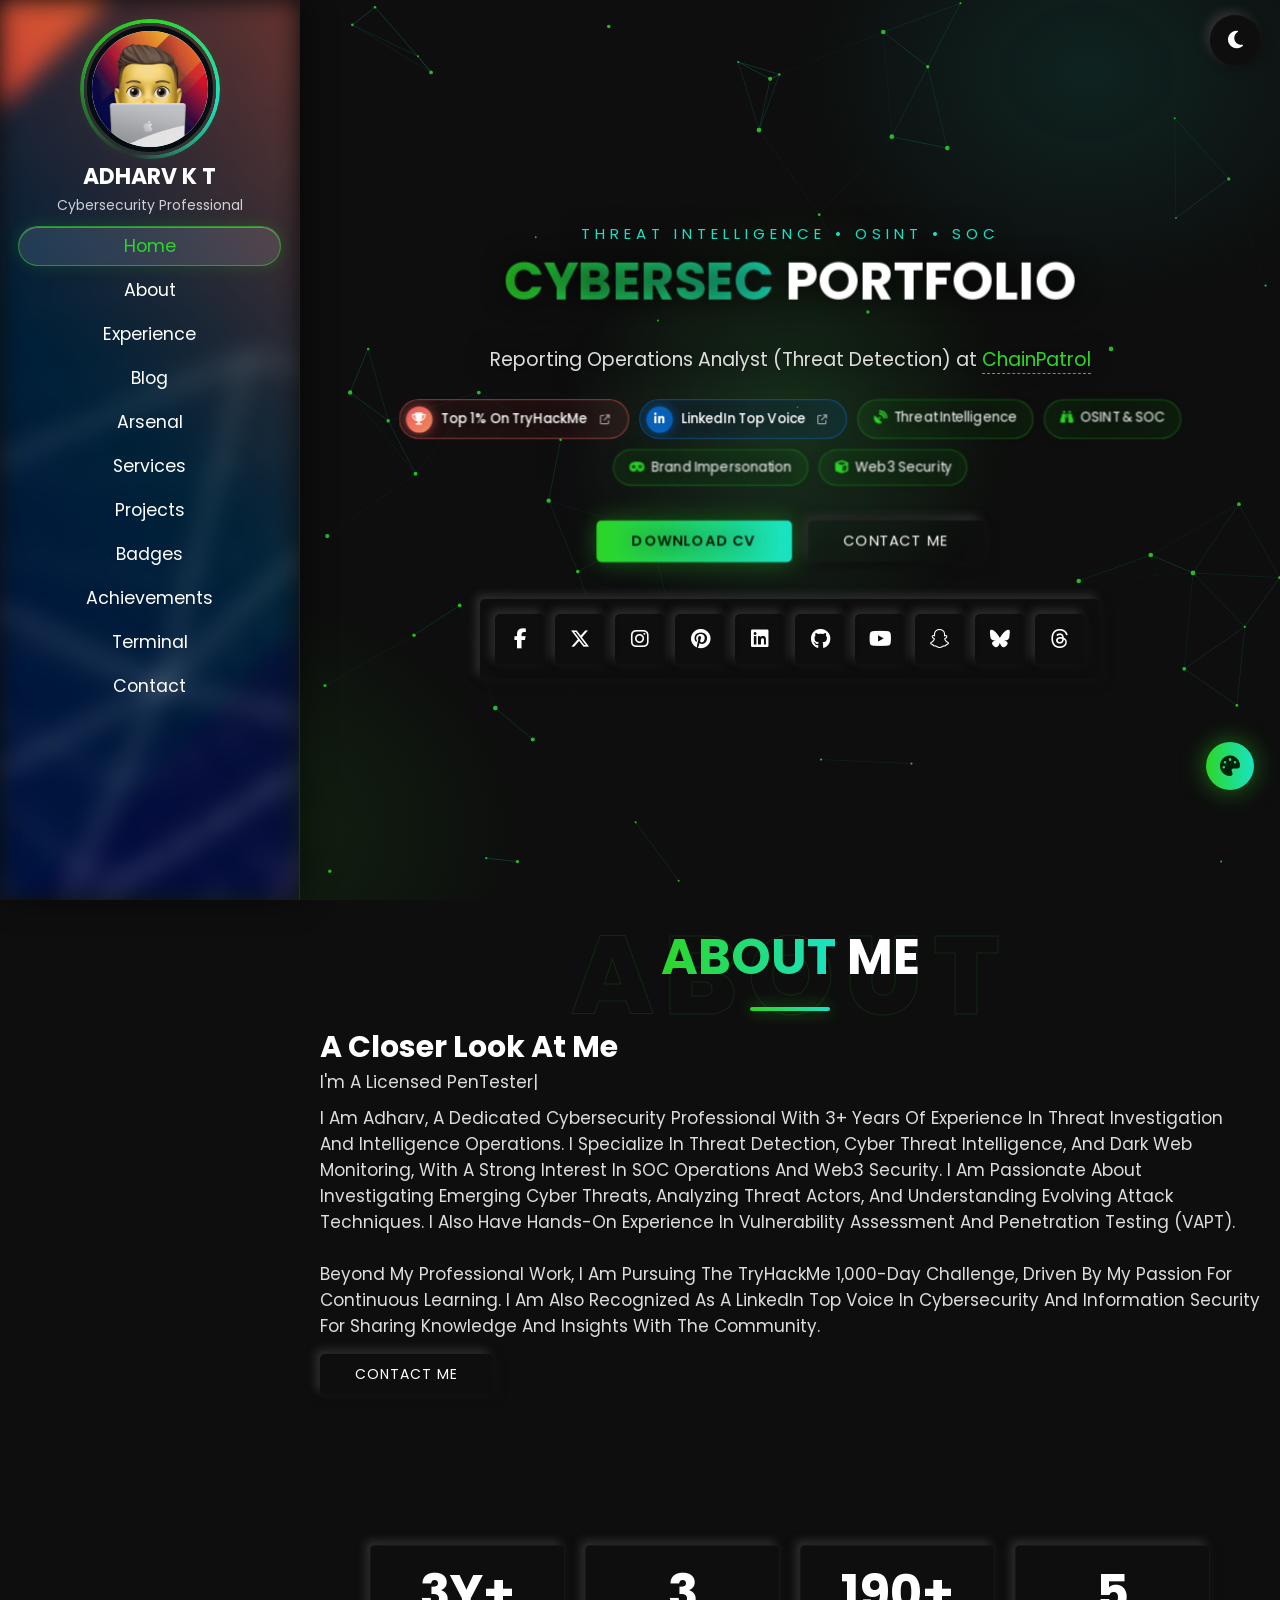
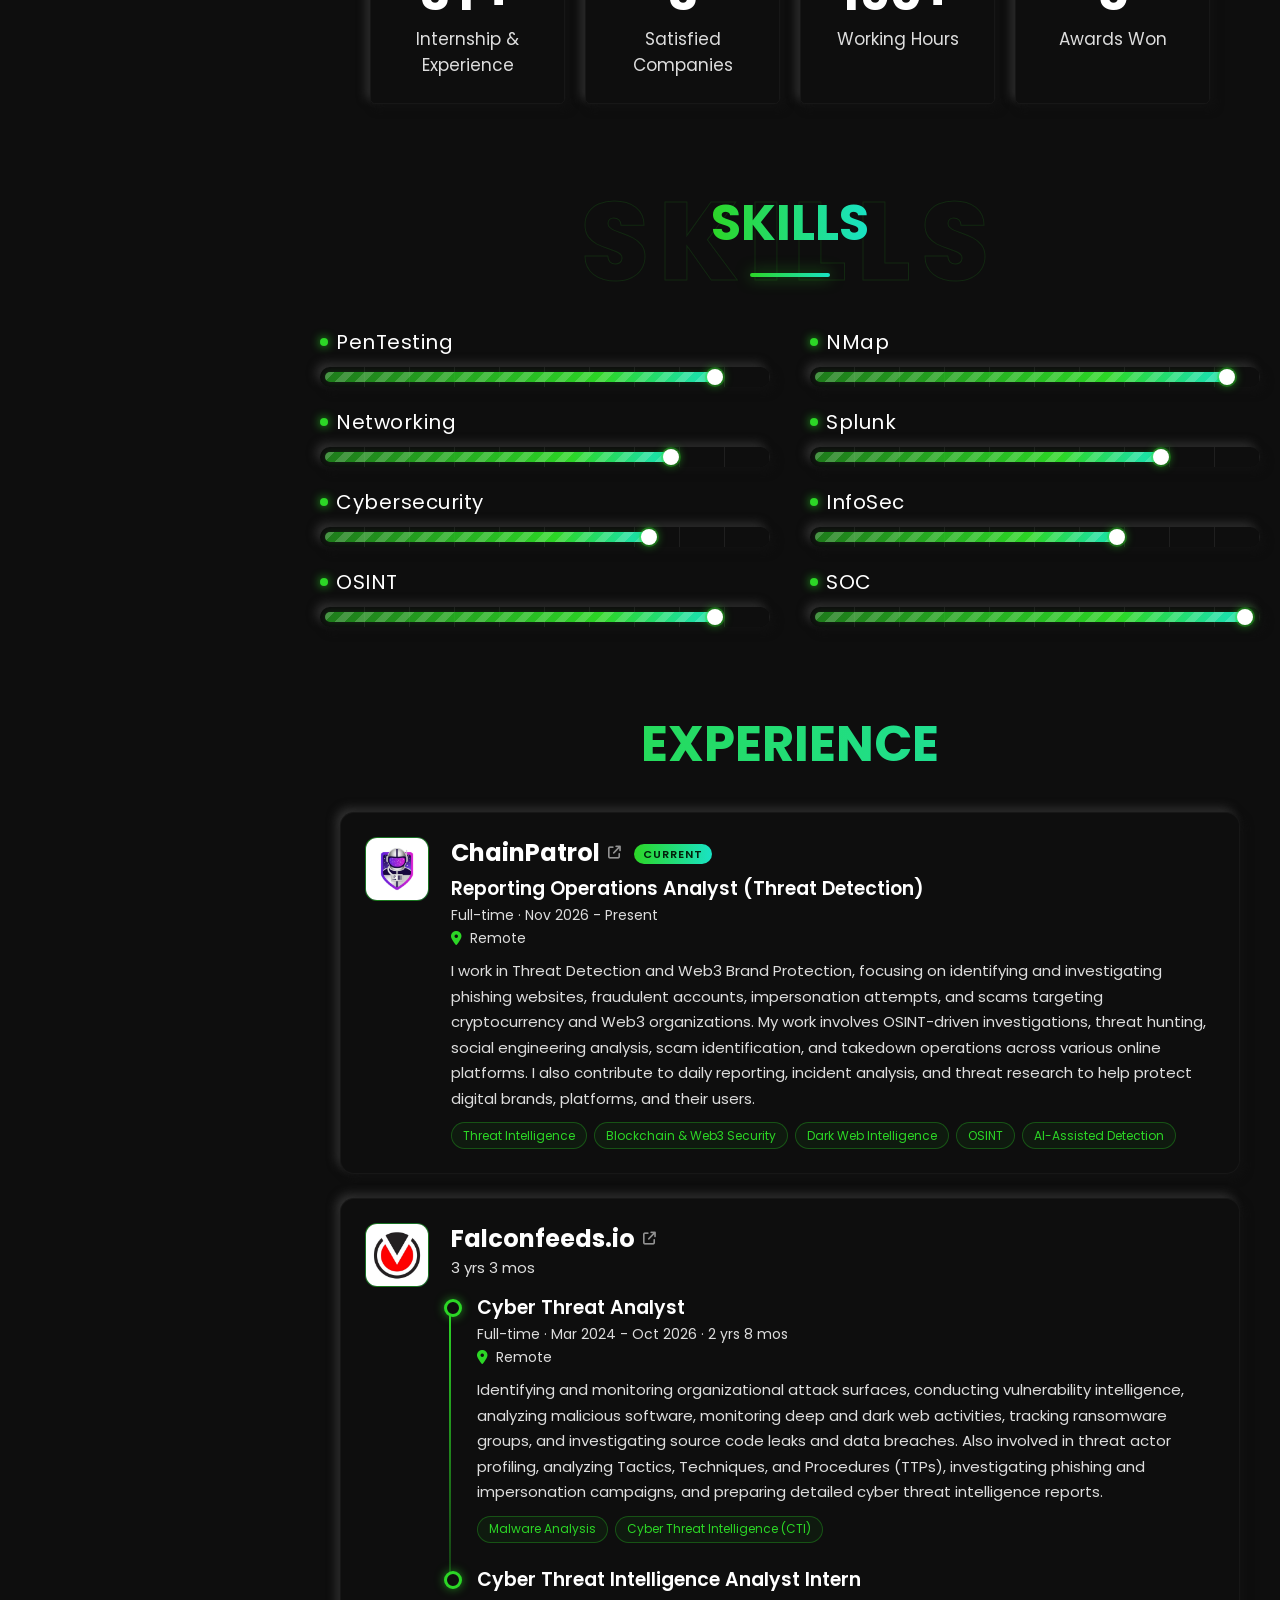
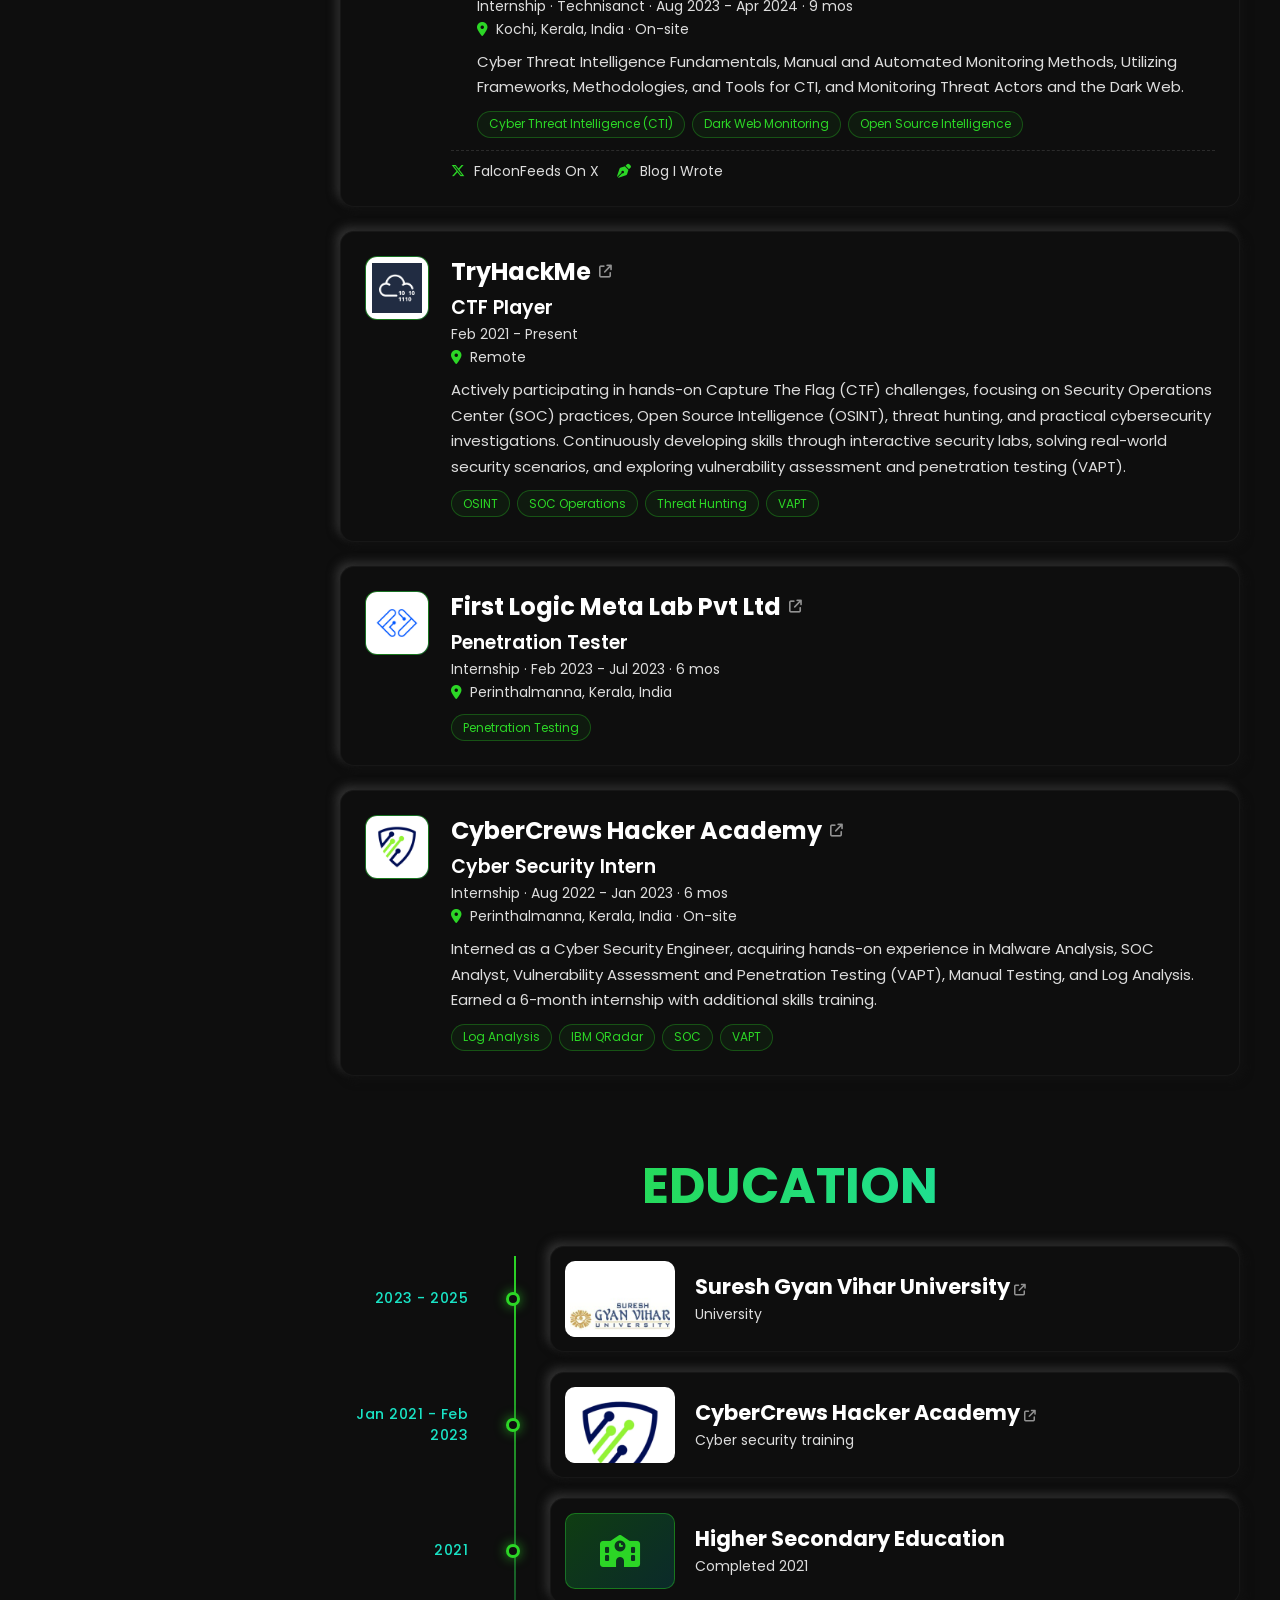
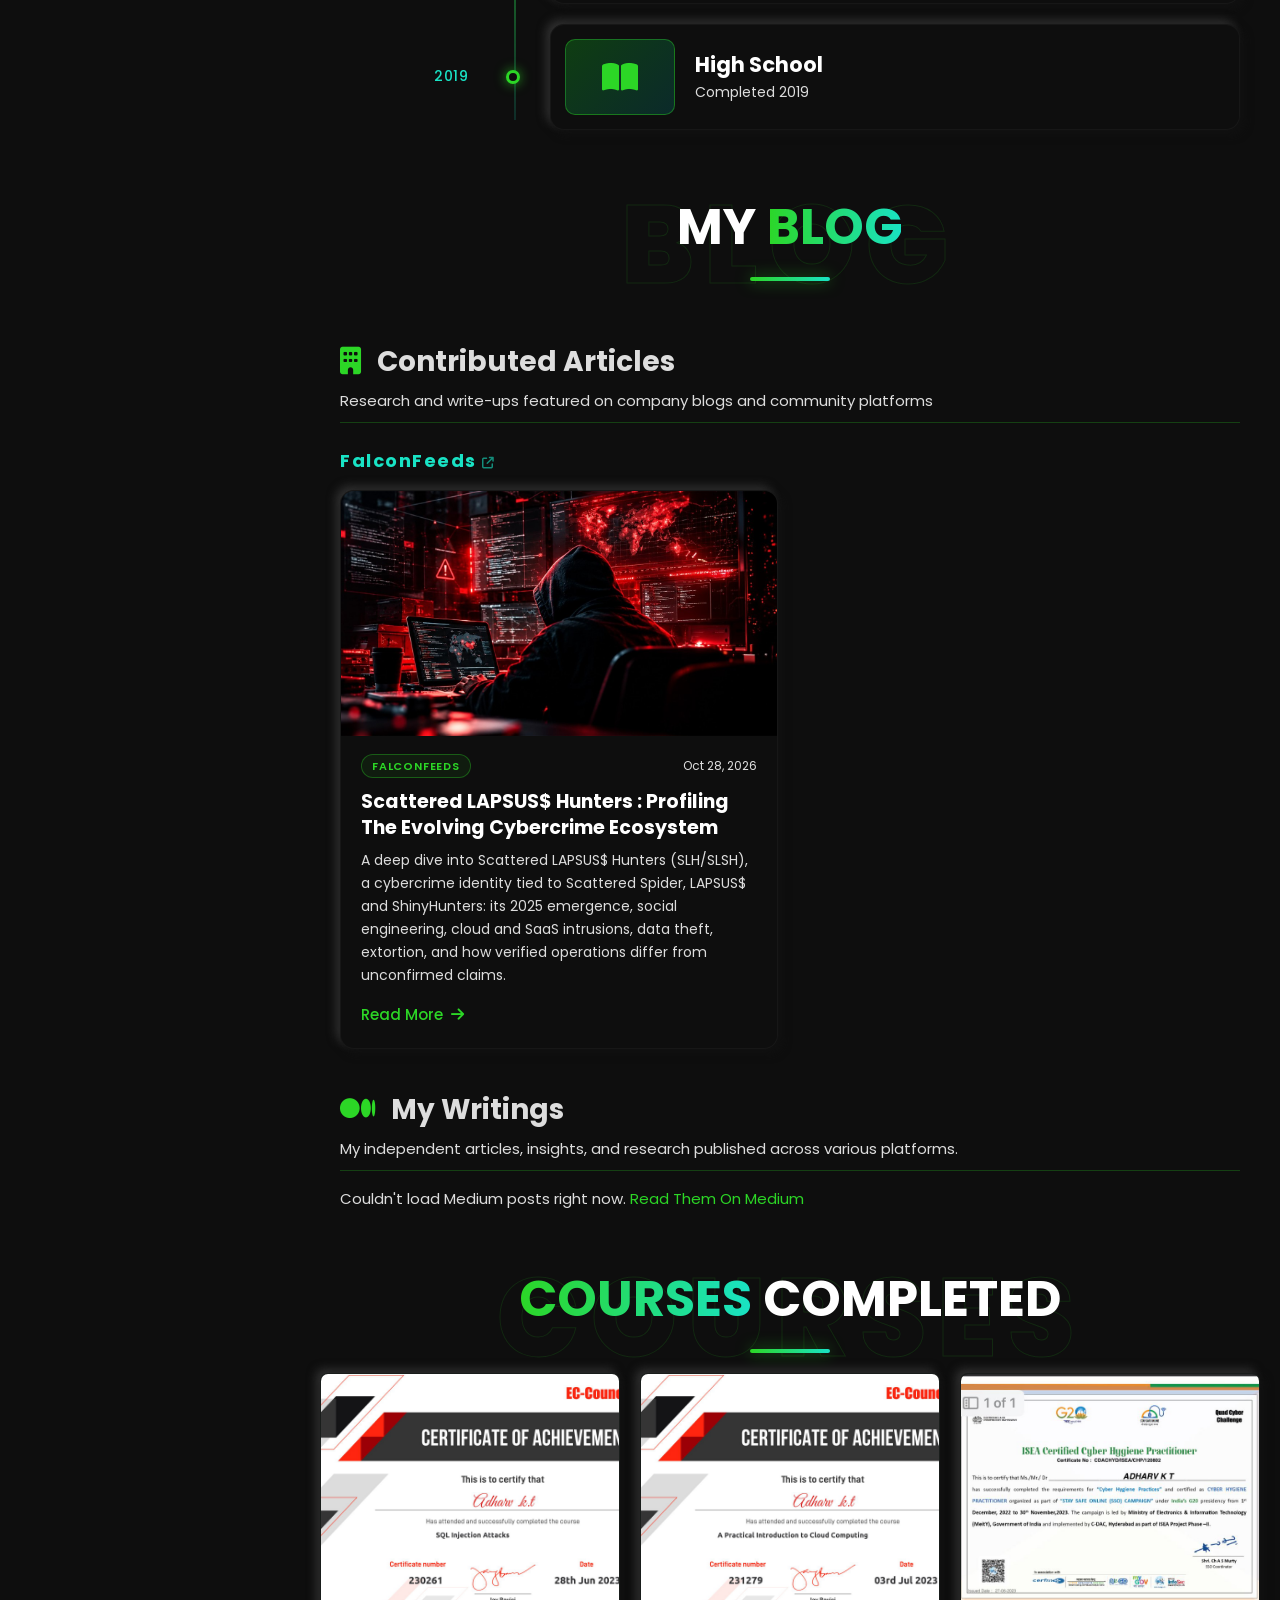
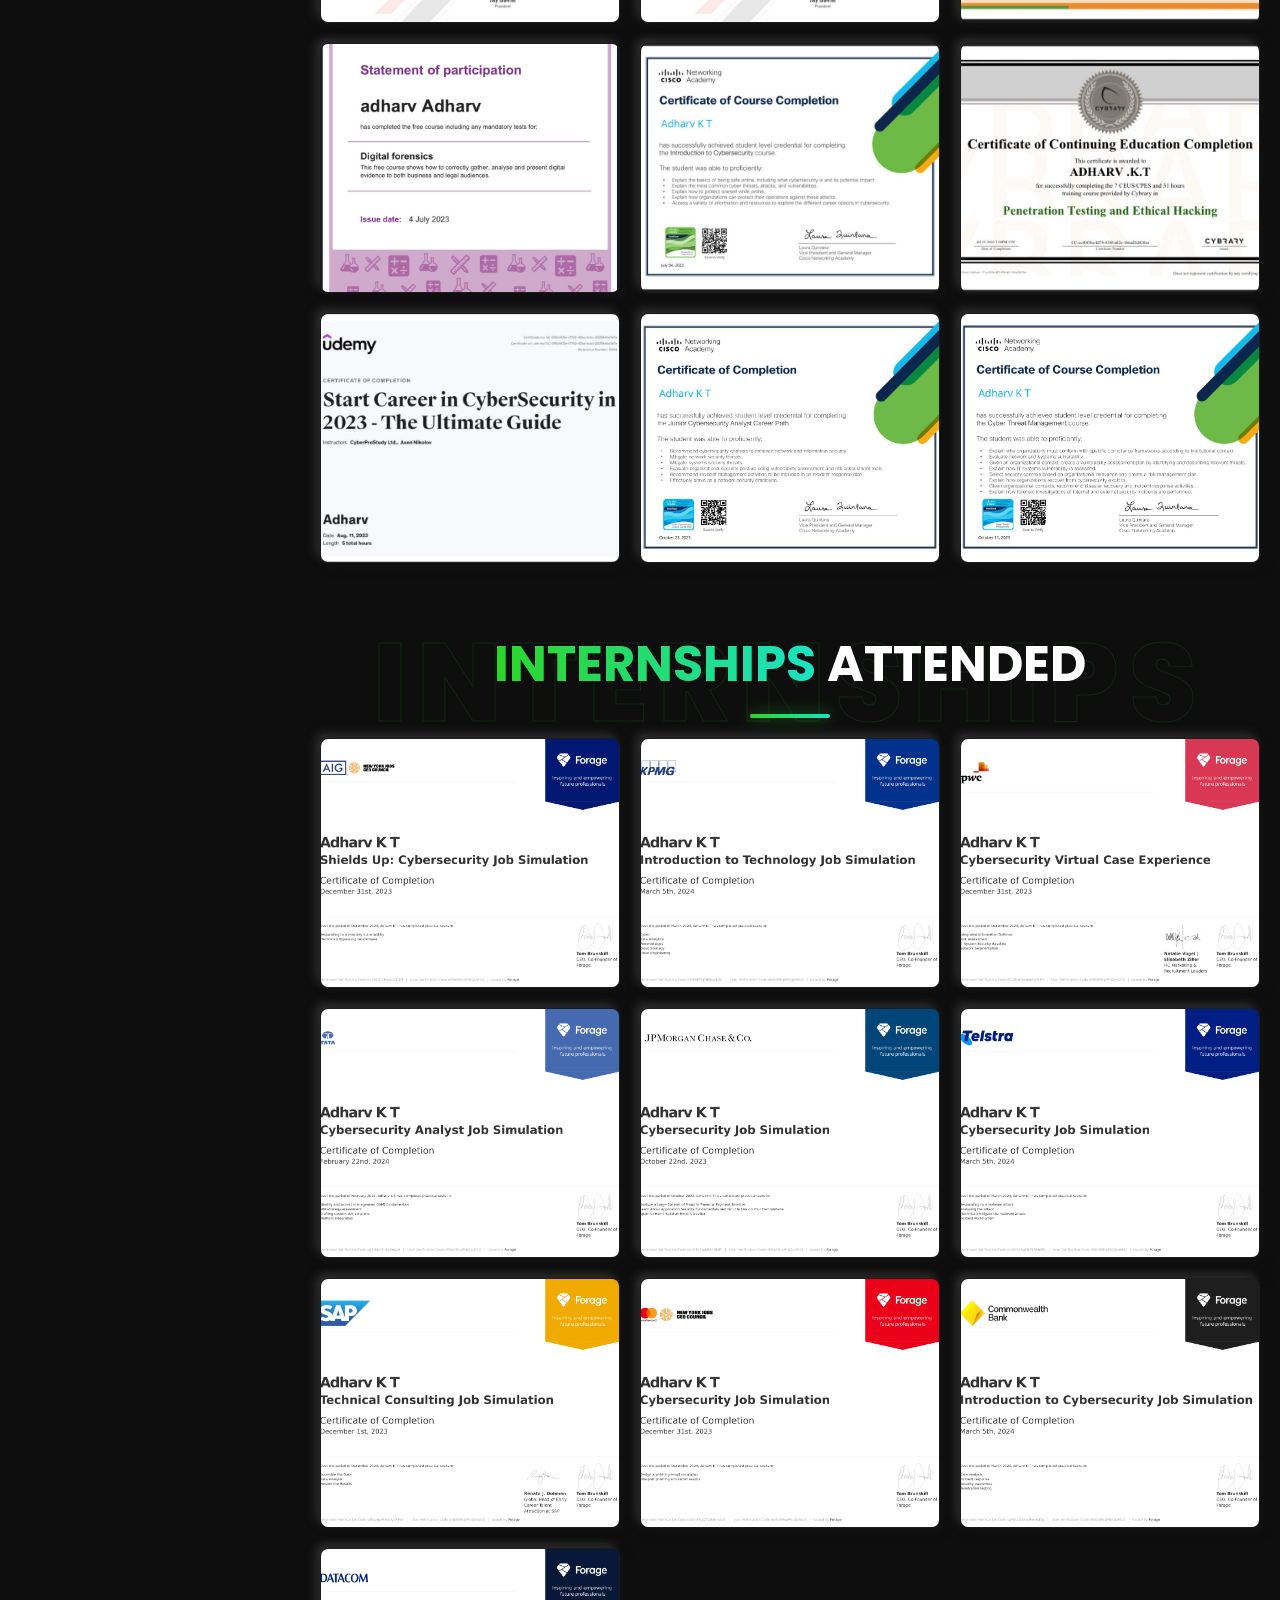
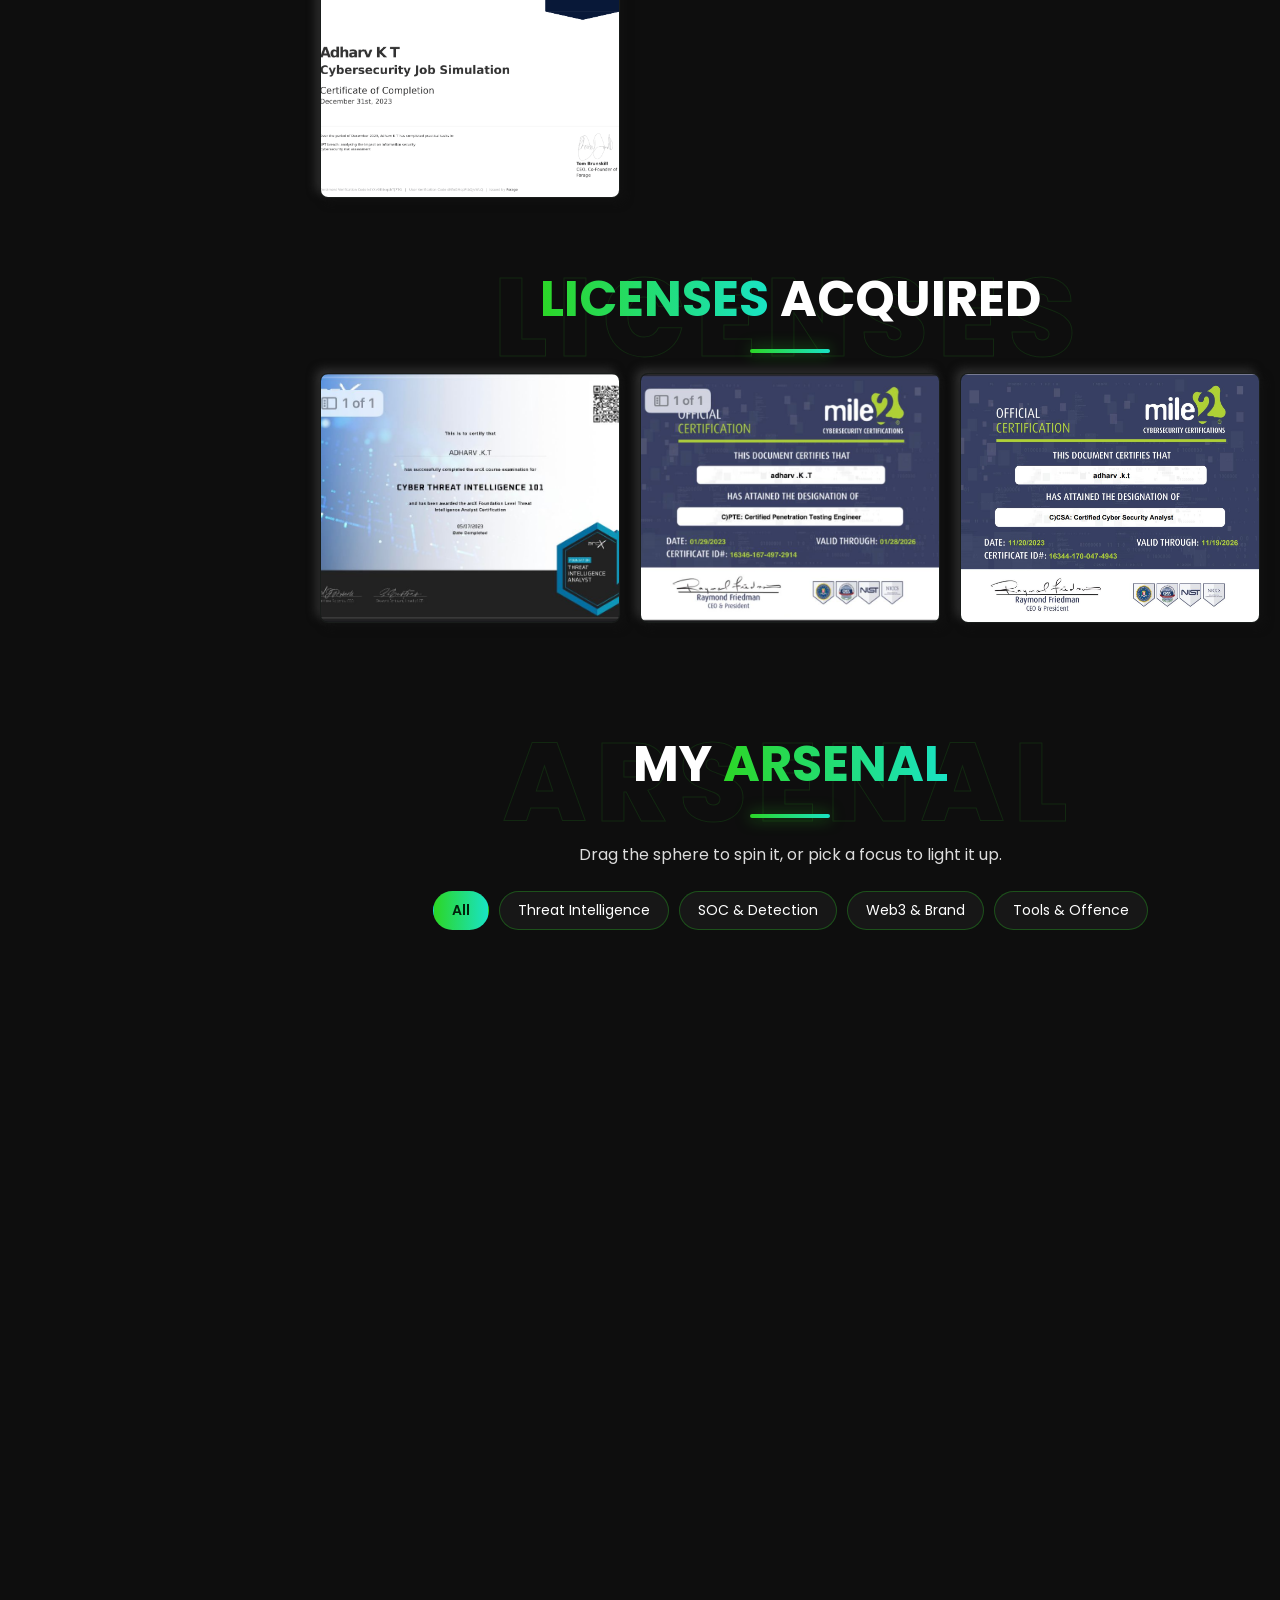
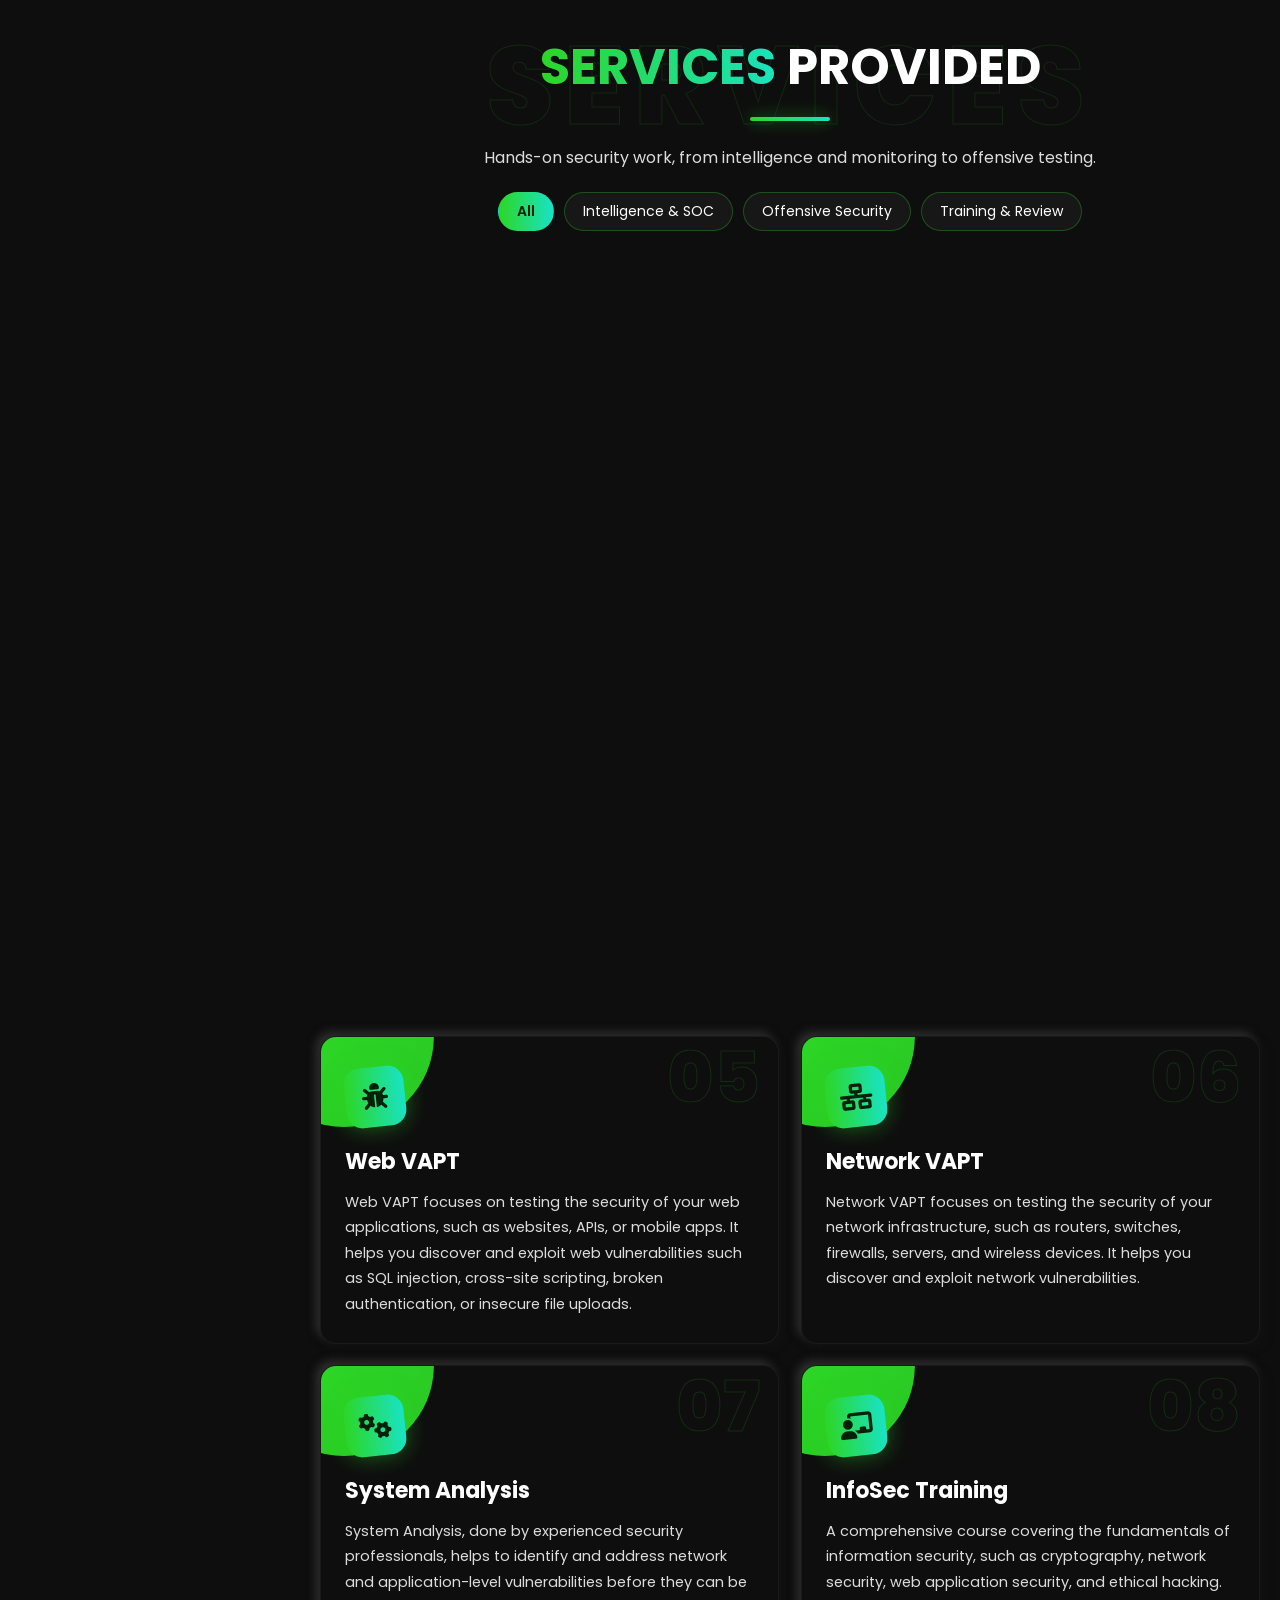
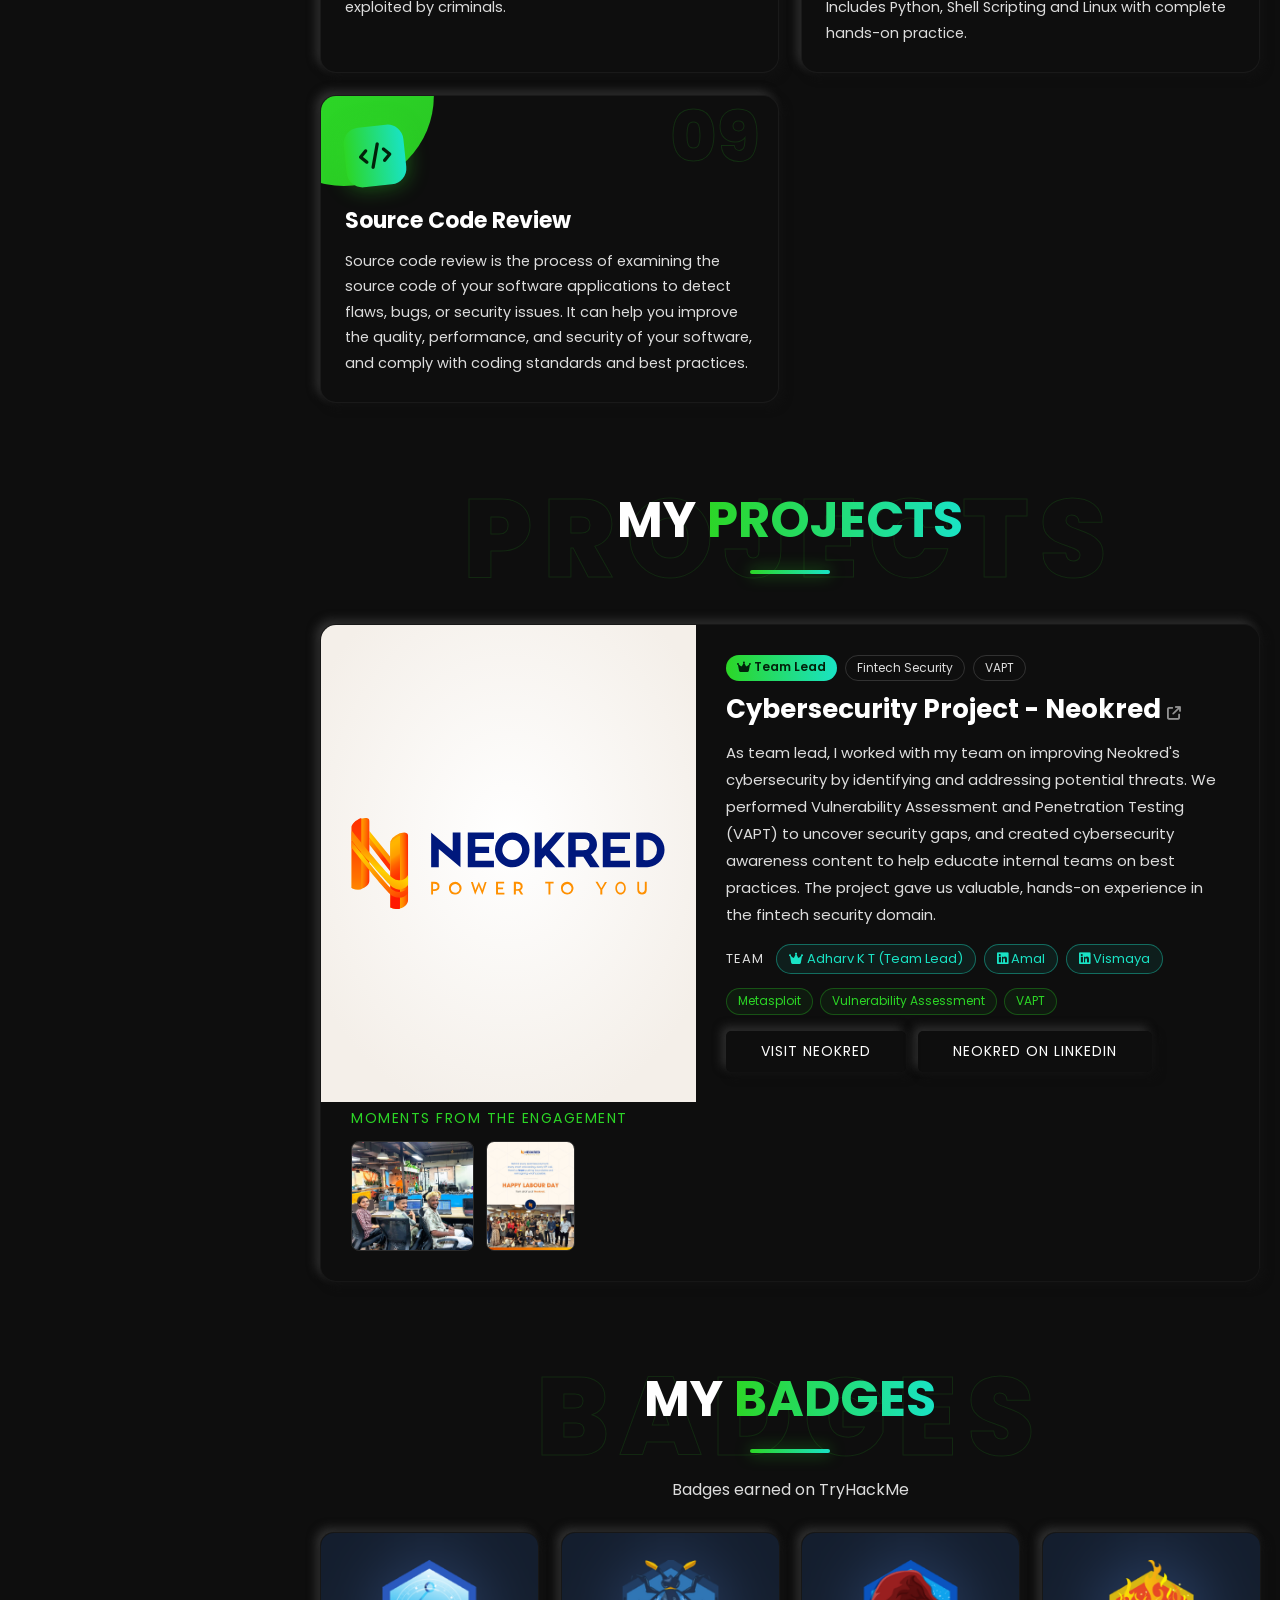
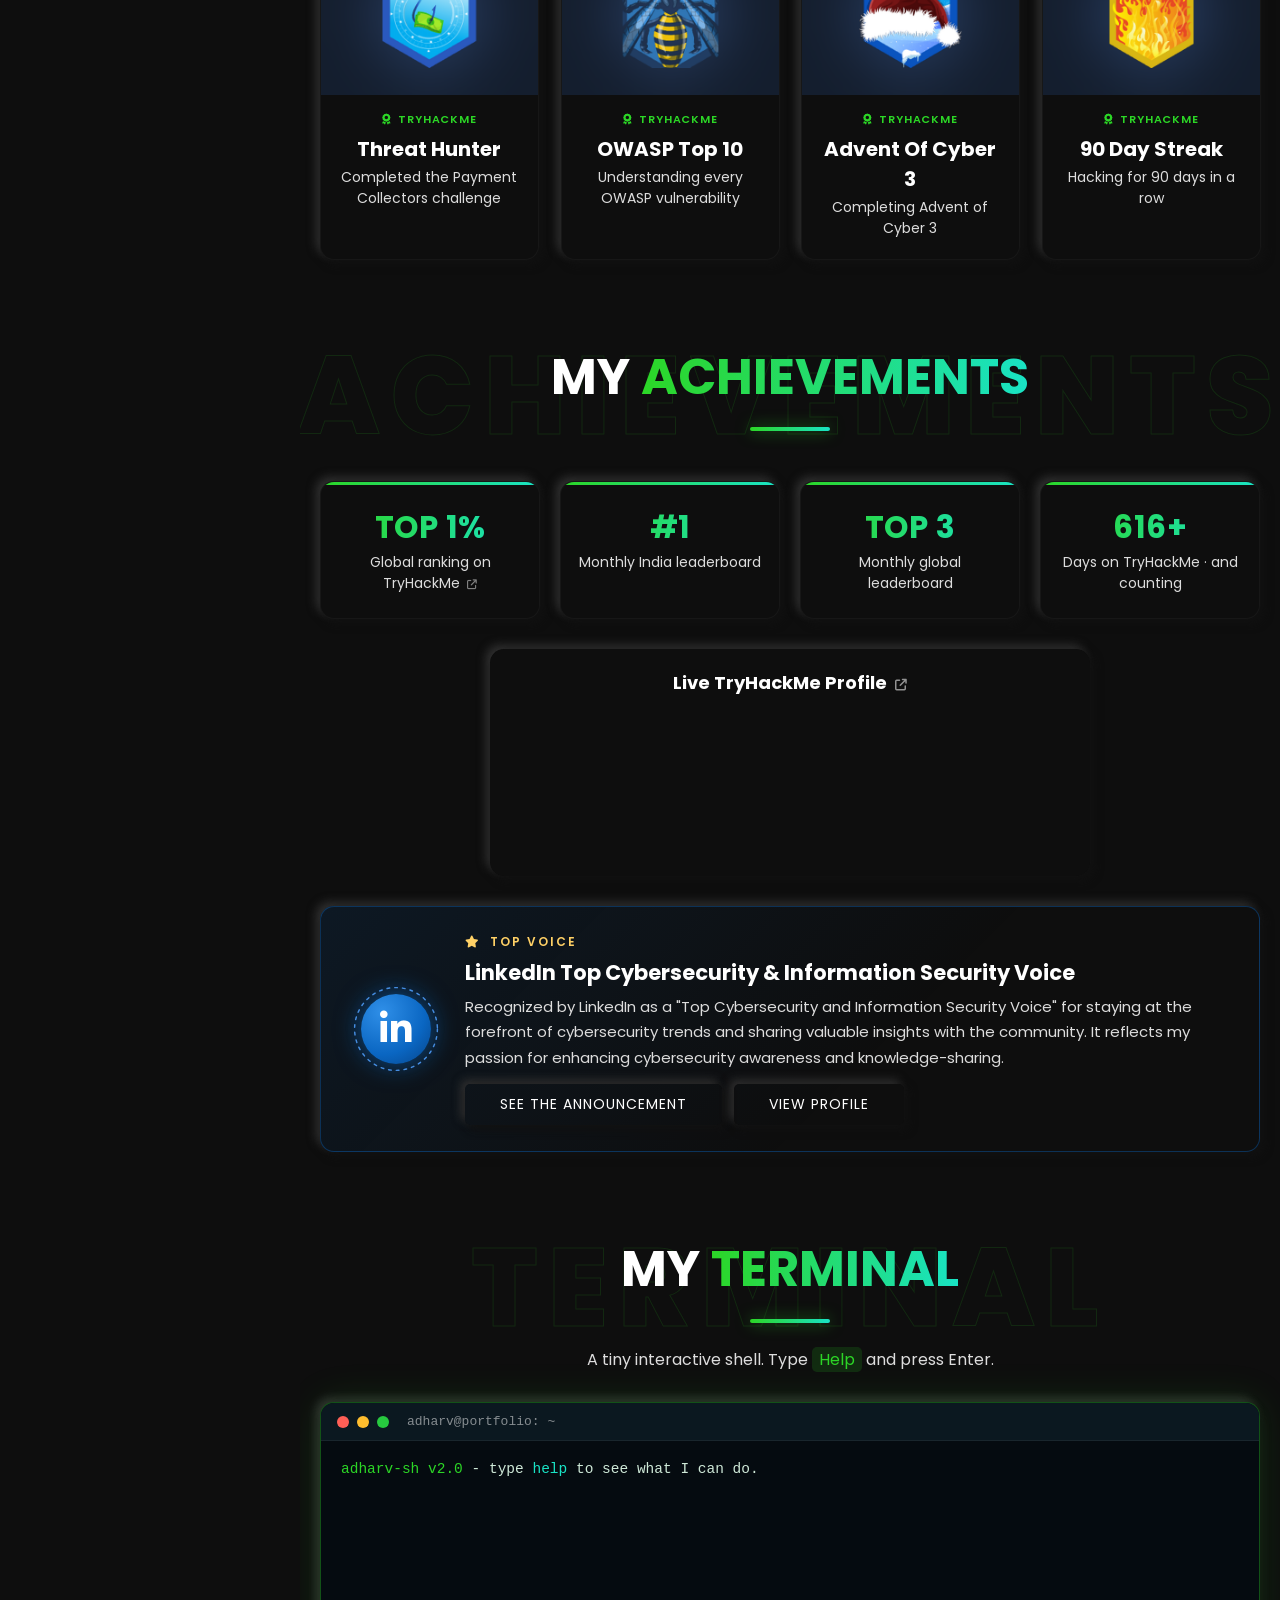
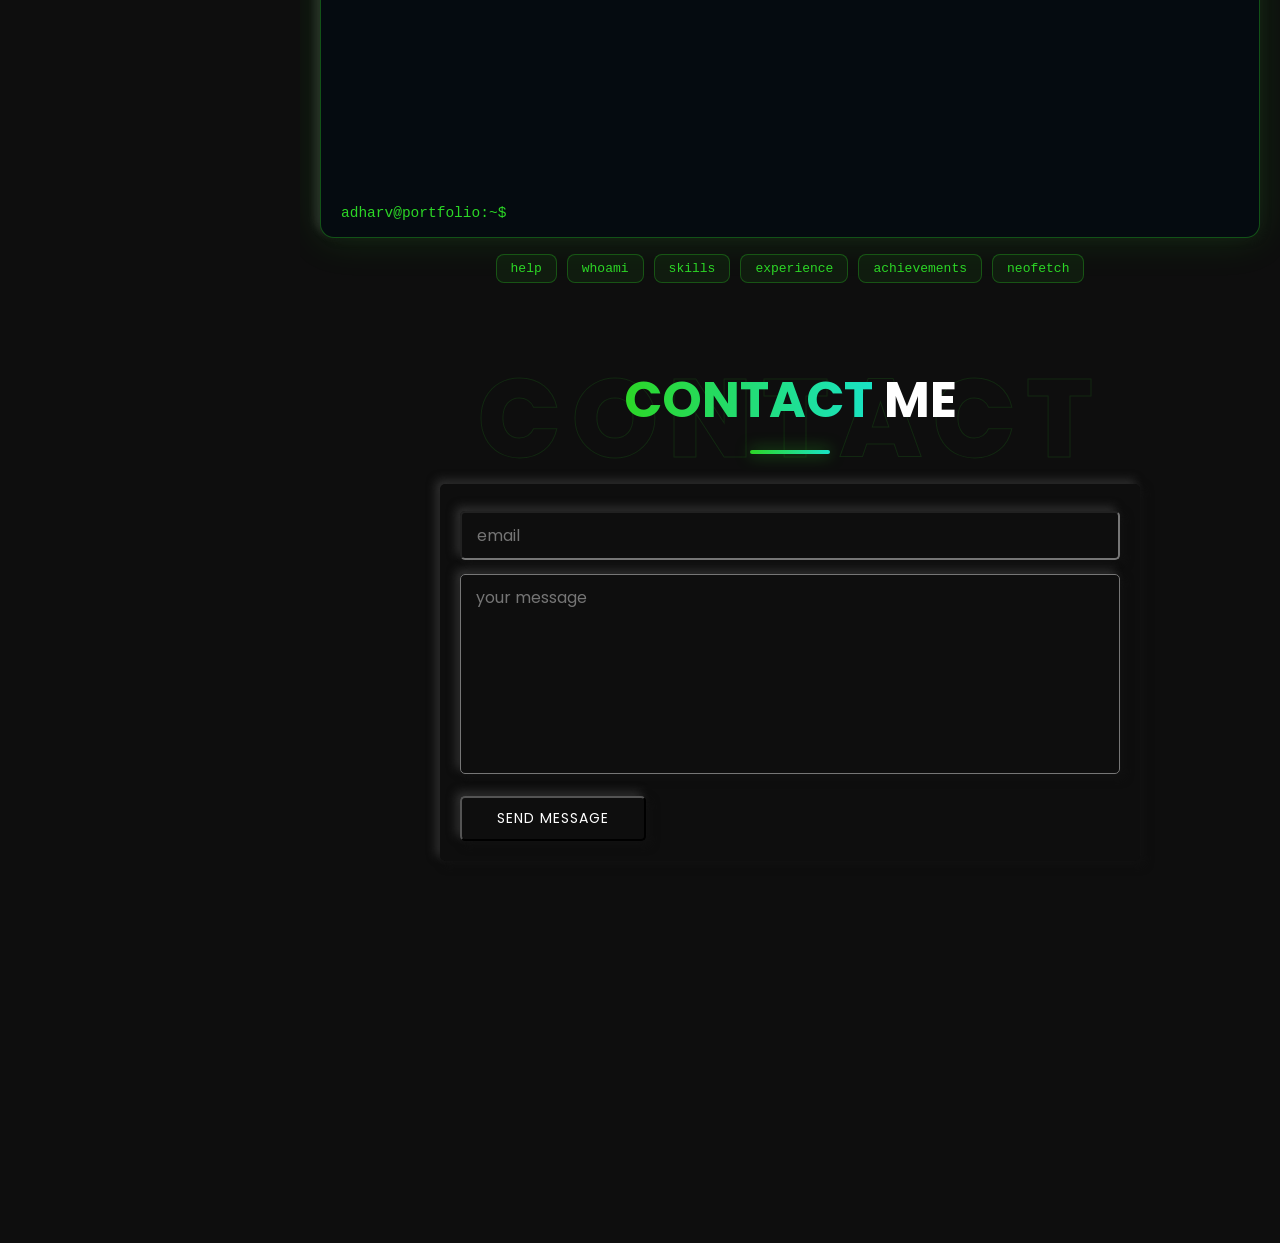
<file: index.html>
<!DOCTYPE html>
<html lang="en">

<head>
    <meta charset="UTF-8">
    <meta http-equiv="X-UA-Compatible" content="IE=edge">
    <meta name="viewport" content="width=device-width, initial-scale=1.0">
    <title>Adharv K T | Cybersecurity Professional - OSINT, SOC &amp; Threat Intelligence Portfolio</title>
    <meta name="description" content="Adharv K T (Adharv) is a cybersecurity professional specialising in OSINT, SOC, threat intelligence and Web3 security. Portfolio of cyber security projects, experience, blogs, certifications and TryHackMe achievements.">
    <meta name="keywords" content="Adharv, Adharv K T, ADHARV K T, Adharv KT, Adharv cyber security, Adharv cybersecurity portfolio, cyber security portfolio, cyber security projects, OSINT, OSINT work, SOC analyst, threat intelligence, cyber threat analyst, penetration tester, Web3 security, TryHackMe, ChainPatrol, FalconFeeds">
    <meta name="author" content="Adharv K T">
    <meta name="robots" content="index, follow, max-image-preview:large">
    <link rel="canonical" href="https://adharvkt.github.io/portfolio/">
    <meta property="og:type" content="website">
    <meta property="og:site_name" content="Adharv K T - Cybersecurity Portfolio">
    <meta property="og:title" content="Adharv K T | Cybersecurity Professional">
    <meta property="og:description" content="OSINT, SOC, threat intelligence and Web3 security. Projects, experience, blogs, certifications and achievements.">
    <meta property="og:url" content="https://adharvkt.github.io/portfolio/">
    <meta property="og:image" content="https://adharvkt.github.io/portfolio/image/11png.png">
    <meta name="twitter:card" content="summary">
    <meta name="twitter:title" content="Adharv K T | Cybersecurity Professional">
    <meta name="twitter:description" content="OSINT, SOC, threat intelligence and Web3 security portfolio.">
    <script type="application/ld+json">
    {
      "@context": "https://schema.org",
      "@type": "Person",
      "name": "Adharv K T",
      "alternateName": ["Adharv", "Adharv KT", "ADHARV K T"],
      "url": "https://adharvkt.github.io/portfolio/",
      "image": "https://adharvkt.github.io/portfolio/image/11png.png",
      "jobTitle": "Reporting Operations Analyst (Threat Detection)",
      "worksFor": { "@type": "Organization", "name": "ChainPatrol", "url": "https://chainpatrol.com" },
      "description": "Cybersecurity professional specialising in OSINT, SOC, threat intelligence and Web3 security.",
      "knowsAbout": ["OSINT", "Threat Intelligence", "SOC", "Penetration Testing", "Web3 Security", "Brand Protection"],
      "sameAs": [
        "https://www.linkedin.com/in/adharv-k-t/",
        "https://medium.com/@adharvkt",
        "https://github.com/adharvkt",
        "https://tryhackme.com/p/AdharvKT",
        "https://x.com/adharv_k_t",
        "https://www.instagram.com/adharv.k.t"
      ]
    }
    </script>
    <link rel="icon" href="image/Icon-Browser.jpg" type="image/gif">
    <!-- font awesome cdn link  -->
    <link rel="stylesheet" href="https://cdnjs.cloudflare.com/ajax/libs/font-awesome/5.15.4/css/all.min.css">
    <link rel="stylesheet" href="https://cdnjs.cloudflare.com/ajax/libs/font-awesome/6.5.1/css/all.min.css">
    <link rel="stylesheet" href="https://cdnjs.cloudflare.com/ajax/libs/font-awesome/6.5.2/css/all.min.css">
      
    <!-- custom css file link  -->
    <link rel="stylesheet" href="css/style.css">
    <script type="text/javascript">
    (function(c,l,a,r,i,t,y){
        c[a]=c[a]||function(){(c[a].q=c[a].q||[]).push(arguments)};
        t=l.createElement(r);t.async=1;t.src="https://www.clarity.ms/tag/"+i;
        y=l.getElementsByTagName(r)[0];y.parentNode.insertBefore(t,y);
    })(window, document, "clarity", "script", "na0yb2qqxp");
</script>
<meta name="google-site-verification" content="xOgFQTga0pzSgUK8MHTkgCNOUXCsHxrlBOvacxJhiVs" />
    <!-- Google Tag Manager -->
    <script>(function(w,d,s,l,i){w[l]=w[l]||[];w[l].push({'gtm.start':
    new Date().getTime(),event:'gtm.js'});var f=d.getElementsByTagName(s)[0],
    j=d.createElement(s),dl=l!='dataLayer'?'&l='+l:'';j.async=true;j.src=
    'https://www.googletagmanager.com/gtm.js?id='+i+dl;f.parentNode.insertBefore(j,f);
    })(window,document,'script','dataLayer','GTM-N28B5MWP');</script>
    <!-- End Google Tag Manager -->
 </head>

<body>
    <!-- Google Tag Manager (noscript) -->
    <noscript><iframe src="https://www.googletagmanager.com/ns.html?id=GTM-N28B5MWP" height="0" width="0" style="display:none;visibility:hidden"></iframe></noscript>
    <!-- End Google Tag Manager (noscript) -->
    <div id="scroll-progress"></div>

    <!-- boot sequence -->
    <div id="boot" aria-hidden="true">
        <div class="boot__inner">
            <pre id="boot-log"></pre>
            <div class="boot__bar"><span id="boot-fill"></span></div>
            <p class="boot__skip">press any key or click to skip</p>
        </div>
    </div>

    <!-- custom cursor (desktop only) -->

    <!-- palette switcher -->
    <div class="palette" id="palette">
        <div class="palette__menu" id="palette-menu">
            <button type="button" data-p="matrix" style="--s: linear-gradient(135deg,#2cd626,#19e3c5)" aria-label="Matrix green theme" title="Matrix"></button>
            <button type="button" data-p="ocean" style="--s: linear-gradient(135deg,#38bdf8,#818cf8)" aria-label="Ocean blue theme" title="Ocean"></button>
            <button type="button" data-p="violet" style="--s: linear-gradient(135deg,#a855f7,#f472b6)" aria-label="Ultraviolet theme" title="Ultraviolet"></button>
            <button type="button" data-p="sunset" style="--s: linear-gradient(135deg,#fb923c,#f43f5e)" aria-label="Sunset theme" title="Sunset"></button>
        </div>
        <button type="button" class="palette__fab" id="palette-fab" aria-label="Change colour theme"><i class="fas fa-palette"></i></button>
    </div>
    <button type="button" class="to-top" id="to-top" aria-label="Back to top"><i class="fas fa-rocket"></i></button>
    <!-- header section starts  -->
    <header class="header">
        <div class="blurred-image"></div>
        <div class="user">
            <div class="avatar"><img src="image/11gif.gif" alt="Adharv K T"></div>
            <h3>ADHARV K T</h3>
            <p>Cybersecurity Professional</p>
        </div>

        <nav class="navbar">
            <a href="#home"><i class="fas fa-house"></i><span>home</span></a>
            <a href="#about"><i class="fas fa-user"></i><span>about</span></a>
            <a href="#experience"><i class="fas fa-briefcase"></i><span>experience</span></a>
            <a href="#blog"><i class="fas fa-pen-nib"></i><span>blog</span></a>
            <a href="#orbit"><i class="fas fa-crosshairs"></i><span>arsenal</span></a>
            <a href="#services"><i class="fas fa-screwdriver-wrench"></i><span>services</span></a>
            <a href="#projects"><i class="fas fa-diagram-project"></i><span>projects</span></a>
            <a href="#portfolio"><i class="fas fa-award"></i><span>badges</span></a>
            <a href="#achievements"><i class="fas fa-trophy"></i><span>achievements</span></a>
            <a href="#terminal"><i class="fas fa-terminal"></i><span>terminal</span></a>
            <a href="#contact"><i class="fas fa-envelope"></i><span>contact</span></a>
        </nav>

    </header>

    <!-- header section ends -->

    <div id="menu-btn" class="fas fa-bars"></div>

    <!-- theme toggler  -->

    <div id="theme-toggler" class="fas fa-moon"></div>

    <!-- home section starts  -->

    <section class="home" id="home">
        <h1 class="sr-only">Adharv K T - Cybersecurity Professional: OSINT, SOC, Threat Intelligence and Web3 Security Portfolio</h1>
        <canvas id="net-bg" aria-hidden="true"></canvas>

        <div class="content">
            <p class="hero-eyebrow">Threat Intelligence &bull; OSINT &bull; SOC</p>
            <h3 class="heading"><span>Cybersec </span> Portfolio</h3>
            <p class="hero-role">Reporting Operations Analyst (Threat Detection) at
                <a href="https://chainpatrol.com" target="_blank" rel="noopener">ChainPatrol</a></p>

            <div class="hero-chips">
                <a class="chip chip--link chip--thm" href="https://tryhackme.com/p/AdharvKT" target="_blank" rel="noopener"><span class="chip__ico"><i class="fas fa-trophy"></i></span> Top 1% on TryHackMe <i class="fas fa-arrow-up-right-from-square chip__ext"></i></a>
                <a class="chip chip--link chip--li" href="https://lnkd.in/p/dxdYDhFi" target="_blank" rel="noopener"><span class="chip__ico"><i class="fab fa-linkedin-in"></i></span> LinkedIn Top Voice <i class="fas fa-arrow-up-right-from-square chip__ext"></i></a>
                <span class="chip"><i class="fas fa-satellite-dish"></i> Threat Intelligence</span>
                <span class="chip"><i class="fas fa-binoculars"></i> OSINT &amp; SOC</span>
                <span class="chip"><i class="fas fa-mask"></i> Brand Impersonation</span>
                <span class="chip"><i class="fas fa-cube"></i> Web3 Security</span>
            </div>

            <div class="hero-cta">
                <a href="ADCV.pdf" class="btn btn-primary">download CV</a>
                <a href="#contact" class="btn">contact me</a>
            </div>
        </div>
        <div class="share">
            <a href="https://www.facebook.com/adharv.adharv.524" class="fab fa-facebook-f"></a>
            <a href="https://x.com/adharv_k_t" class="fab x-icon">
                <i class="fa-brands fa-x-twitter"></i>
            </a>            
            <a href="https://www.instagram.com/adharv.k.t" class="fab fa-instagram"></a>
            <a href="https://www.pinterest.com/adharv_kt/" class="fab fa-pinterest"></a>
            <a href="https://www.linkedin.com/in/adharv-k-t-50862823b/" class="fab fa-linkedin"></a>
            <a href="https://github.com/adharvkt" class="fab fa-github"></a>
            <a href="https://www.youtube.com/channel/UC4eMPLg_lEjjhLv2GHJqwwA" class="fab fa-youtube"></a>
            <a href="https://story.snapchat.com/s/adharvkt" class="fab fa-snapchat"></a>
            <a href="https://bsky.app/profile/adharvkt.bsky.social" class="fa-brands fa-bluesky"></a>              
            <a href="https://www.threads.net/@adharv.k.t" class="fab fa-threads"></a>
        
        </div>
    </section>



    <!-- home section ends -->

    <!-- about section starts  -->

    <section class="about" id="about">

        <h1 class="heading"> <span>about</span> me </h1>
        <div class="content">
            <h3 class="head">A Closer Look at <span>Me </span></h3>
            <p><span class="typed"
                    data-typed-items="I'm a licensed PenTester ,Cybersecurity Professional,  Providing cybersecurity Training & services."></span>
            </p>
            <p class="info" style="margin-bottom: 1.6rem;">I am Adharv, a dedicated cybersecurity professional with 3+ years of experience in threat investigation and intelligence operations. I specialize in threat detection, cyber threat intelligence, and dark web monitoring, with a strong interest in SOC operations and Web3 security. I am passionate about investigating emerging cyber threats, analyzing threat actors, and understanding evolving attack techniques. I also have hands-on experience in Vulnerability Assessment and Penetration Testing (VAPT).</p>
            <p class="info">Beyond my professional work, I am pursuing the TryHackMe 1,000-Day Challenge, driven by my passion for continuous learning. I am also recognized as a LinkedIn Top Voice in Cybersecurity and Information Security for sharing knowledge and insights with the community.</p>

                <a href="#contact" class="btn">contact me</a>
        </div>
        <div class="row">

            <div class="box-container">
                <div class="box">
                    <h3><b data-count="3" data-suffix="Y+">3Y+</b></h3>
                    <p>internship &amp; experience</p>
                </div>
                <div class="box">
                    <h3><b data-count="3">3</b></h3>
                    <p>satisfied companies</p>
                </div>
                <div class="box">
                    <h3><b data-count="190" data-suffix="+">190+</b></h3>
                    <p>working hours</p>
                </div>
                <div class="box">
                    <h3><b data-count="5">5</b></h3>
                    <p>awards won</p>
                </div>
            </div>

         

        </div>

        <br>
        </br>

        <h2 class="heading"> <span> Skills</span> </h2>

        <div class="row skill-bars reveal">
            <div class="progress">
                <div class="skill-row">
                    <h3>PenTesting</h3>
                    <div class="bar" style="--w:90%"><span></span></div>
                </div>
                <div class="skill-row">
                    <h3>Networking</h3>
                    <div class="bar" style="--w:80%"><span></span></div>
                </div>
                <div class="skill-row">
                    <h3>Cybersecurity</h3>
                    <div class="bar" style="--w:75%"><span></span></div>
                </div>
                <div class="skill-row">
                    <h3>OSINT</h3>
                    <div class="bar" style="--w:90%"><span></span></div>
                </div>
            </div>
            <div class="progress">
                <div class="skill-row">
                    <h3>NMap</h3>
                    <div class="bar" style="--w:95%"><span></span></div>
                </div>
                <div class="skill-row">
                    <h3>Splunk</h3>
                    <div class="bar" style="--w:80%"><span></span></div>
                </div>
                <div class="skill-row">
                    <h3>InfoSec</h3>
                    <div class="bar" style="--w:70%"><span></span></div>
                </div>
                <div class="skill-row">
                    <h3>SOC</h3>
                    <div class="bar" style="--w:99%"><span></span></div>
                </div>
            </div>
        </div>

        <section class="experience" id="experience">
            <h2 class="experience__title">Experience</h2>
            <div class="timeline">
            <article class="tl-company reveal">
                <div class="tl-logo"><span>C</span><img src="image/logos/chainpatrol.png" alt="ChainPatrol logo" loading="lazy" onerror="this.remove()"></div>
                <div class="tl-main">
                    <h3 class="tl-name"><a href="https://chainpatrol.com" target="_blank" rel="noopener">ChainPatrol <i class="fas fa-arrow-up-right-from-square"></i></a> <em class="tl-current">Current</em></h3>
                    <ul class="tl-roles tl-roles--single">
                    <li class="tl-role">
                        <h4>Reporting Operations Analyst (Threat Detection)</h4>
                        <p class="tl-meta">Full-time &middot; Nov 2026 - Present</p>
                        <p class="tl-meta tl-loc"><i class="fas fa-map-marker-alt"></i> Remote</p>
                        <p class="tl-desc">I work in Threat Detection and Web3 Brand Protection, focusing on identifying and investigating phishing websites, fraudulent accounts, impersonation attempts, and scams targeting cryptocurrency and Web3 organizations. My work involves OSINT-driven investigations, threat hunting, social engineering analysis, scam identification, and takedown operations across various online platforms. I also contribute to daily reporting, incident analysis, and threat research to help protect digital brands, platforms, and their users.</p>
                        <div class="tl-skills"><span>Threat Intelligence</span><span>Blockchain &amp; Web3 Security</span><span>Dark Web Intelligence</span><span>OSINT</span><span>AI-assisted Detection</span></div>
                    </li>
                    </ul>
                </div>
            </article>
            <article class="tl-company reveal">
                <div class="tl-logo"><span>F</span><img src="image/logos/falconfeeds.png" alt="Falconfeeds.io logo" loading="lazy" onerror="this.remove()"></div>
                <div class="tl-main">
                    <h3 class="tl-name"><a href="https://falconfeeds.io/" target="_blank" rel="noopener">Falconfeeds.io <i class="fas fa-arrow-up-right-from-square"></i></a></h3>
                    <p class="tl-total">3 yrs 3 mos</p>
                    <ul class="tl-roles">
                    <li class="tl-role">
                        <h4>Cyber Threat Analyst</h4>
                        <p class="tl-meta">Full-time &middot; Mar 2024 - Oct 2026 &middot; 2 yrs 8 mos</p>
                        <p class="tl-meta tl-loc"><i class="fas fa-map-marker-alt"></i> Remote</p>
                        <p class="tl-desc">Identifying and monitoring organizational attack surfaces, conducting vulnerability intelligence, analyzing malicious software, monitoring deep and dark web activities, tracking ransomware groups, and investigating source code leaks and data breaches. Also involved in threat actor profiling, analyzing Tactics, Techniques, and Procedures (TTPs), investigating phishing and impersonation campaigns, and preparing detailed cyber threat intelligence reports.</p>
                        <div class="tl-skills"><span>Malware Analysis</span><span>Cyber Threat Intelligence (CTI)</span></div>
                    </li>
                    <li class="tl-role">
                        <h4>Cyber Threat Intelligence Analyst Intern</h4>
                        <p class="tl-meta">Internship &middot; Technisanct &middot; Aug 2023 - Apr 2024 &middot; 9 mos</p>
                        <p class="tl-meta tl-loc"><i class="fas fa-map-marker-alt"></i> Kochi, Kerala, India &middot; On-site</p>
                        <p class="tl-desc">Cyber Threat Intelligence Fundamentals, Manual and Automated Monitoring Methods, Utilizing Frameworks, Methodologies, and Tools for CTI, and Monitoring Threat Actors and the Dark Web.</p>
                        <div class="tl-skills"><span>Cyber Threat Intelligence (CTI)</span><span>Dark Web Monitoring</span><span>Open Source Intelligence</span></div>
                    </li>
                    </ul>
                    <p class="tl-links">
                        <a href="https://x.com/FalconFeedsio" target="_blank" rel="noopener"><i class="fa-brands fa-x-twitter"></i> FalconFeeds on X</a>
                        <a href="https://falconfeeds.io/blogs/scattered-lapsus-hunters-slh-cyberattacks-tactics-threat-actor-profile/" target="_blank" rel="noopener"><i class="fas fa-pen-nib"></i> Blog I wrote</a>
                    </p>
                </div>
            </article>
            <article class="tl-company reveal">
                <div class="tl-logo"><span>T</span><img src="image/logos/tryhackme.png" alt="TryHackMe logo" loading="lazy" onerror="this.remove()"></div>
                <div class="tl-main">
                    <h3 class="tl-name"><a href="https://tryhackme.com/p/AdharvKT" target="_blank" rel="noopener">TryHackMe <i class="fas fa-arrow-up-right-from-square"></i></a></h3>
                    <ul class="tl-roles tl-roles--single">
                    <li class="tl-role">
                        <h4>CTF Player</h4>
                        <p class="tl-meta">Feb 2021 - Present</p>
                        <p class="tl-meta tl-loc"><i class="fas fa-map-marker-alt"></i> Remote</p>
                        <p class="tl-desc">Actively participating in hands-on Capture The Flag (CTF) challenges, focusing on Security Operations Center (SOC) practices, Open Source Intelligence (OSINT), threat hunting, and practical cybersecurity investigations. Continuously developing skills through interactive security labs, solving real-world security scenarios, and exploring vulnerability assessment and penetration testing (VAPT).</p>
                        <div class="tl-skills"><span>OSINT</span><span>SOC Operations</span><span>Threat Hunting</span><span>VAPT</span></div>
                    </li>
                    </ul>
                </div>
            </article>
            <article class="tl-company reveal">
                <div class="tl-logo"><span>FL</span><img src="image/logos/firstlogic.png" alt="First Logic Meta Lab Pvt Ltd logo" loading="lazy" onerror="this.remove()"></div>
                <div class="tl-main">
                    <h3 class="tl-name"><a href="https://firstlogicmetalab.com/" target="_blank" rel="noopener">First Logic Meta Lab Pvt Ltd <i class="fas fa-arrow-up-right-from-square"></i></a></h3>
                    <ul class="tl-roles tl-roles--single">
                    <li class="tl-role">
                        <h4>Penetration Tester</h4>
                        <p class="tl-meta">Internship &middot; Feb 2023 - Jul 2023 &middot; 6 mos</p>
                        <p class="tl-meta tl-loc"><i class="fas fa-map-marker-alt"></i> Perinthalmanna, Kerala, India</p>
                        <div class="tl-skills"><span>Penetration Testing</span></div>
                    </li>
                    </ul>
                </div>
            </article>
            <article class="tl-company reveal">
                <div class="tl-logo"><span>CC</span><img src="image/logos/cybercrews.png" alt="CyberCrews Hacker Academy logo" loading="lazy" onerror="this.remove()"></div>
                <div class="tl-main">
                    <h3 class="tl-name"><a href="https://cybercrewslab.com/" target="_blank" rel="noopener">CyberCrews Hacker Academy <i class="fas fa-arrow-up-right-from-square"></i></a></h3>
                    <ul class="tl-roles tl-roles--single">
                    <li class="tl-role">
                        <h4>Cyber Security Intern</h4>
                        <p class="tl-meta">Internship &middot; Aug 2022 - Jan 2023 &middot; 6 mos</p>
                        <p class="tl-meta tl-loc"><i class="fas fa-map-marker-alt"></i> Perinthalmanna, Kerala, India &middot; On-site</p>
                        <p class="tl-desc">Interned as a Cyber Security Engineer, acquiring hands-on experience in Malware Analysis, SOC Analyst, Vulnerability Assessment and Penetration Testing (VAPT), Manual Testing, and Log Analysis. Earned a 6-month internship with additional skills training.</p>
                        <div class="tl-skills"><span>Log Analysis</span><span>IBM QRadar</span><span>SOC</span><span>VAPT</span></div>
                    </li>
                    </ul>
                </div>
            </article>
            </div>
        </section>
        
        <section class="education" id="education">
            <h2 class="education__title">Education</h2>
            <ol class="edu-timeline">
            <li class="edu-item reveal">
                <span class="edu-years">2023 - 2025</span>
                <span class="edu-dot"></span>
                <div class="edu-card">
                    <div class="edu-logo"><img src="image/logos/sgvu.png" alt="Suresh Gyan Vihar University logo" loading="lazy"></div>
                    <div class="edu-text">
                        <h3><a href="https://www.gyanvihar.org/" target="_blank" rel="noopener">Suresh Gyan Vihar University <i class="fas fa-arrow-up-right-from-square"></i></a></h3>
                        <p>University</p>
                    </div>
                </div>
            </li>
            <li class="edu-item reveal">
                <span class="edu-years">Jan 2021 - Feb 2023</span>
                <span class="edu-dot"></span>
                <div class="edu-card">
                    <div class="edu-logo"><img src="image/logos/cybercrews.png" alt="CyberCrews Hacker Academy logo" loading="lazy"></div>
                    <div class="edu-text">
                        <h3><a href="https://cybercrewslab.com/" target="_blank" rel="noopener">CyberCrews Hacker Academy <i class="fas fa-arrow-up-right-from-square"></i></a></h3>
                        <p>Cyber security training</p>
                    </div>
                </div>
            </li>
            <li class="edu-item reveal">
                <span class="edu-years">2021</span>
                <span class="edu-dot"></span>
                <div class="edu-card">
                    <div class="edu-logo edu-logo--icon"><i class="fas fa-school"></i></div>
                    <div class="edu-text">
                        <h3>Higher Secondary Education</h3>
                        <p>Completed 2021</p>
                    </div>
                </div>
            </li>
            <li class="edu-item reveal">
                <span class="edu-years">2019</span>
                <span class="edu-dot"></span>
                <div class="edu-card">
                    <div class="edu-logo edu-logo--icon"><i class="fas fa-book-open"></i></div>
                    <div class="edu-text">
                        <h3>High School</h3>
                        <p>Completed 2019</p>
                    </div>
                </div>
            </li>
            </ol>
        </section>

        <section id="blog" class="blog-section">
            <h1 class="heading">My <span>Blog</span></h1>

            <div class="blog-group" id="published-group">
                <h2 class="blog-group__title"><i class="fas fa-building"></i> Contributed Articles</h2>
                <p class="blog-group__sub">Research and write-ups featured on company blogs and community platforms</p>
                <div id="published-blogs"></div>
            </div>

            <div class="blog-group" id="medium-group">
                <h2 class="blog-group__title"><i class="fab fa-medium"></i> My Writings</h2>
                <p class="blog-group__sub">My independent articles, insights, and research published across various platforms.</p>
                <div class="blog-grid" id="blog-grid"></div>
            </div>
        </section>
          
        

        
        <!-- Trainings/License/Certificates starts 333-383-->
        <br>
        </br>
        <!--<h1 class="heading">  <span>\Certificates/</span> </h1>-->
        <h1 class="heading">  <span>Courses</span> Completed </h1>

        <div class="box-container">

            <div class="boxes" role="button" tabindex="0" aria-label="Open: Sql Injection Attacks">
                <img src="adhatrv/couse completion/1.png" alt="Sql Injection Attacks" loading="lazy">
            </div>

            <div class="boxes" role="button" tabindex="0" aria-label="Open: Cloud Computing">
                <img src="adhatrv/couse completion/2.png" alt="Cloud Computing" loading="lazy">
            </div>

            <div class="boxes" role="button" tabindex="0" aria-label="Open: Cyber Hygiene Practitioner">
                <img src="adhatrv/couse completion/3.png" alt="Cyber Hygiene Practitioner" loading="lazy">
            </div>

            <div class="boxes" role="button" tabindex="0" aria-label="Open: Digital Forensics">
                <img src="adhatrv/couse completion/4.png" alt="Digital Forensics" loading="lazy">
            </div>

            <div class="boxes" role="button" tabindex="0" aria-label="Open: Cybersecurity">
                <img src="adhatrv/couse completion/5.png" alt="Cybersecurity" loading="lazy">
            </div>

            <div class="boxes" role="button" tabindex="0" aria-label="Open: Penetration Testing & Ethical Hacking">
                <img src="adhatrv/couse completion/8.png" alt="Penetration Testing & Ethical Hacking" loading="lazy">
            </div>

            <div class="boxes" role="button" tabindex="0" aria-label="Open: Cybersecurity">
                <img src="adhatrv/couse completion/9.png" alt="Cybersecurity" loading="lazy">
            </div>

            <div class="boxes" role="button" tabindex="0" aria-label="Open: Junior Cybersecurity Analyst">
                <img src="adhatrv/couse completion/10.png" alt="Junior Cybersecurity Analyst" loading="lazy">
            </div>

            <div class="boxes" role="button" tabindex="0" aria-label="Open: Cyber Threat Management">
                <img src="adhatrv/couse completion/11.png" alt="Cyber Threat Management" loading="lazy">
            </div>
        
        </div>
            
        

 <!-- Trainings/License/Certificates ends -->

        <br>
        </br><br>
        </br>

        <!-- Internships section starts -->


            <h1 class="heading"> <span>Internships</span> Attended </h1>

             <div class="box-container">

            <div class="boxes" role="button" tabindex="0" aria-label="Open: Cybersecurity Job Simulation">
                <img src="adhatrv/INTERSHIPS ATTENDED/1-1.png" alt="Cybersecurity Job Simulation" loading="lazy">
            </div>

            <div class="boxes" role="button" tabindex="0" aria-label="Open: Technology Job Simulation">
                <img src="adhatrv/INTERSHIPS ATTENDED/2-1.png" alt="Technology Job Simulation" loading="lazy">
            </div>

            <div class="boxes" role="button" tabindex="0" aria-label="Open: Cybersecurity Virtual Case">
                <img src="adhatrv/INTERSHIPS ATTENDED/3-1.png" alt="Cybersecurity Virtual Case" loading="lazy">
            </div>

            <div class="boxes" role="button" tabindex="0" aria-label="Open: Cybersecurity Analyst Job Simulation">
                <img src="adhatrv/INTERSHIPS ATTENDED/4-1.png" alt="Cybersecurity Analyst Job Simulation" loading="lazy">
            </div>

            <div class="boxes" role="button" tabindex="0" aria-label="Open: Cybersecurity Job Simulation">
                <img src="adhatrv/INTERSHIPS ATTENDED/5-1.png" alt="Cybersecurity Job Simulation" loading="lazy">
            </div>

            <div class="boxes" role="button" tabindex="0" aria-label="Open: Cybersecurity Job Simulation">
                <img src="adhatrv/INTERSHIPS ATTENDED/6-1.png" alt="Cybersecurity Job Simulation" loading="lazy">
            </div>

            <div class="boxes" role="button" tabindex="0" aria-label="Open: Technical Consulting Job Simulation">
                <img src="adhatrv/INTERSHIPS ATTENDED/7-1.png" alt="Technical Consulting Job Simulation" loading="lazy">
            </div>

            <div class="boxes" role="button" tabindex="0" aria-label="Open: Cybersecurity Job Simulation">
                <img src="adhatrv/INTERSHIPS ATTENDED/8-1.png" alt="Cybersecurity Job Simulation" loading="lazy">
            </div>

            <div class="boxes" role="button" tabindex="0" aria-label="Open: Cybersecurity Job Simulation">
                <img src="adhatrv/INTERSHIPS ATTENDED/9-1.png" alt="Cybersecurity Job Simulation" loading="lazy">
            </div>

            <div class="boxes" role="button" tabindex="0" aria-label="Open: Cybersecurity Job Simulation">
                <img src="adhatrv/INTERSHIPS ATTENDED/10-1.png" alt="Cybersecurity Job Simulation" loading="lazy">
            </div>


        </div>

        <!-- Internships section ends -->

        <br>
        </br><br>
        </br>
        <!-- License section starts -->

        <h1 class="heading">  <span>Licenses</span> Acquired </h1>

        <div class="box-container">

            <div class="boxes" role="button" tabindex="0" aria-label="Open: Cyberthreat Intelligence">
                <img src="adhatrv/license/1.jpg" alt="Cyberthreat Intelligence" loading="lazy">
            </div>

            <div class="boxes" role="button" tabindex="0" aria-label="Open: Penetration Tester">
                <img src="adhatrv/license/2.jpg" alt="Penetration Tester" loading="lazy">
            </div>

            <div class="boxes" role="button" tabindex="0" aria-label="Open: Cybersecurity Analyst">
                <img src="adhatrv/license/3.jpg" alt="Cybersecurity Analyst" loading="lazy">
            </div>

        </div>

        <!-- License section starts -->
    </section>

    <!-- about section ends -->

    <br>
    </br><br>
    </br>

    <!-- arsenal / skill sphere starts -->

    <section class="orbit" id="orbit">

        <h1 class="heading"> my <span>arsenal</span> </h1>
        <p class="section-sub">Drag the sphere to spin it, or pick a focus to light it up.</p>

        <div class="orbit__filters" id="orbit-filters">
            <button type="button" class="pill active" data-g="all">All</button>
            <button type="button" class="pill" data-g="intel">Threat Intelligence</button>
            <button type="button" class="pill" data-g="soc">SOC &amp; Detection</button>
            <button type="button" class="pill" data-g="web3">Web3 &amp; Brand</button>
            <button type="button" class="pill" data-g="tools">Tools &amp; Offence</button>
        </div>

        <div class="orbit__stage">
            <canvas id="orbit-canvas" aria-label="Interactive 3D skill sphere"></canvas>
            <div class="orbit__tip" id="orbit-tip"></div>
        </div>

    </section>

    <!-- arsenal / skill sphere ends -->

    <!-- services section starts  -->

    <section class="services" id="services">

        <h1 class="heading"> <span>services </span> provided    </h1>
        <p class="section-sub">Hands-on security work, from intelligence and monitoring to offensive testing.</p>

        <div class="svc-filters" id="svc-filters">
            <button type="button" class="pill active" data-c="all">All</button>
            <button type="button" class="pill" data-c="intel">Intelligence &amp; SOC</button>
            <button type="button" class="pill" data-c="offence">Offensive Security</button>
            <button type="button" class="pill" data-c="train">Training &amp; Review</button>
        </div>

        <div class="svc-grid" id="svc-grid">
            <article class="svc reveal tilt svc--core" data-cat="intel">
                <span class="svc__no">01</span>
                <div class="svc__icon"><i class="fas fa-search"></i></div>
                <h3>OSINT</h3>
                <span class="svc__tag"><i class="fas fa-bolt"></i> Core focus</span>
                <p>OSINT, or Open Source Intelligence, is the practice of gathering and analyzing publicly available information to detect security threats. This proactive cybersecurity strategy enhances threat detection, risk mitigation, and compliance efforts, safeguarding digital assets effectively while staying ahead of emerging threats.</p>
            </article>
            <article class="svc reveal tilt svc--core" data-cat="intel">
                <span class="svc__no">02</span>
                <div class="svc__icon"><i class="fas fa-shield-alt"></i></div>
                <h3>SOC Analysis</h3>
                <span class="svc__tag"><i class="fas fa-bolt"></i> Core focus</span>
                <p>SOC Analysis involves monitoring, analyzing, and responding to security incidents to ensure data and system integrity. It's a proactive cybersecurity approach to identify threats, mitigate risks, and enhance security posture, safeguarding digital assets and maintaining regulatory compliance.</p>
            </article>
            <article class="svc reveal tilt svc--core" data-cat="intel">
                <span class="svc__no">03</span>
                <div class="svc__icon"><i class="fas fa-database"></i></div>
                <h3>Splunk</h3>
                <span class="svc__tag"><i class="fas fa-bolt"></i> Core focus</span>
                <p>Splunk analysis delves into system or network data to detect and address security threats efficiently. This proactive methodology aids in evaluating security posture, safeguarding data, and strengthening defenses against potential cyber threats, ensuring comprehensive protection for your digital assets.</p>
            </article>
            <article class="svc reveal tilt" data-cat="offence">
                <span class="svc__no">04</span>
                <div class="svc__icon"><i class="fas fa-user-secret"></i></div>
                <h3>PenTesting</h3>
                
                <p>PenTesting is a simulated cyberattack on your system or network to identify and exploit any vulnerabilities. It helps you assess your security posture and protect your data and assets from malicious hackers.</p>
            </article>
            <article class="svc reveal tilt" data-cat="offence">
                <span class="svc__no">05</span>
                <div class="svc__icon"><i class="fas fa-bug"></i></div>
                <h3>Web VAPT</h3>
                
                <p>Web VAPT focuses on testing the security of your web applications, such as websites, APIs, or mobile apps. It helps you discover and exploit web vulnerabilities such as SQL injection, cross-site scripting, broken authentication, or insecure file uploads.</p>
            </article>
            <article class="svc reveal tilt" data-cat="offence">
                <span class="svc__no">06</span>
                <div class="svc__icon"><i class="fas fa-network-wired"></i></div>
                <h3>Network VAPT</h3>
                
                <p>Network VAPT focuses on testing the security of your network infrastructure, such as routers, switches, firewalls, servers, and wireless devices. It helps you discover and exploit network vulnerabilities.</p>
            </article>
            <article class="svc reveal tilt" data-cat="offence">
                <span class="svc__no">07</span>
                <div class="svc__icon"><i class="fas fa-cogs"></i></div>
                <h3>System Analysis</h3>
                
                <p>System Analysis, done by experienced security professionals, helps to identify and address network and application-level vulnerabilities before they can be exploited by criminals.</p>
            </article>
            <article class="svc reveal tilt" data-cat="train">
                <span class="svc__no">08</span>
                <div class="svc__icon"><i class="fas fa-chalkboard-teacher"></i></div>
                <h3>InfoSec Training</h3>
                
                <p>A comprehensive course covering the fundamentals of information security, such as cryptography, network security, web application security, and ethical hacking. Includes Python, Shell Scripting and Linux with complete hands-on practice.</p>
            </article>
            <article class="svc reveal tilt" data-cat="train">
                <span class="svc__no">09</span>
                <div class="svc__icon"><i class="fas fa-code"></i></div>
                <h3>Source Code Review</h3>
                
                <p>Source code review is the process of examining the source code of your software applications to detect flaws, bugs, or security issues. It can help you improve the quality, performance, and security of your software, and comply with coding standards and best practices.</p>
            </article>
        </div>

    </section>

    <!-- services section ends -->

    <!-- projects section starts -->

    <section class="projects" id="projects">

        <h1 class="heading"> my <span>projects</span> </h1>

        <article class="project reveal">
            <div class="project__media">
                <img src="image/projects/neokred-logo.svg" alt="Neokred logo">
            </div>
            <div class="project__body">
                <div class="project__tags">
                    <span class="tag tag--lead"><i class="fas fa-crown"></i> Team Lead</span>
                    <span class="tag">Fintech Security</span>
                    <span class="tag">VAPT</span>
                </div>
                <h3>Cybersecurity Project - <a href="https://www.neokred.tech" target="_blank" rel="noopener">Neokred <i class="fas fa-arrow-up-right-from-square"></i></a></h3>
                <p>As team lead, I worked with my team on improving Neokred's cybersecurity by identifying and addressing potential threats. We performed Vulnerability Assessment and Penetration Testing (VAPT) to uncover security gaps, and created cybersecurity awareness content to help educate internal teams on best practices. The project gave us valuable, hands-on experience in the fintech security domain.</p>

                <div class="project__team">
                    <span class="project__label">Team</span>
                    <a class="member member--lead" href="https://www.linkedin.com/in/adharv-k-t/" target="_blank" rel="noopener"><i class="fas fa-crown"></i> Adharv K T (Team Lead)</a>
                    <a class="member" href="https://www.linkedin.com/in/amal-narayanan-75a93b291/" target="_blank" rel="noopener"><i class="fab fa-linkedin"></i> Amal</a>
                    <a class="member" href="https://www.linkedin.com/in/vismayaav/" target="_blank" rel="noopener"><i class="fab fa-linkedin"></i> Vismaya</a>
                </div>

                <div class="tl-skills"><span>Metasploit</span><span>Vulnerability Assessment</span><span>VAPT</span></div>

                <div class="project__links">
                    <a href="https://www.neokred.tech" target="_blank" rel="noopener" class="btn">visit neokred</a>
                    <a href="https://www.linkedin.com/feed/update/urn:li:activity:7522924697370640384/" target="_blank" rel="noopener" class="btn">neokred on linkedin</a>
                </div>
            </div>
<div class="project__gallery"><img src="image/projects/neokred/team.jpg" alt="Team at the Neokred office" title="Team at the Neokred office" loading="lazy"><img src="image/projects/neokred/1.jpg" alt="Neokred Labour Day post" title="Neokred Labour Day post" loading="lazy"></div>
        </article>

    </section>

    <!-- projects section ends -->

    <!-- portfolio section starts  -->

    <section class="portfolio" id="portfolio">

        <h1 class="heading"> my <span>badges</span> </h1>

        <p class="section-sub">Badges earned on TryHackMe</p>

        <div class="badge-grid">
            <article class="badge-card reveal tilt">
                <div class="badge-card__img"><img src="image/badges/threat-hunter.png" alt="Threat Hunter badge" loading="lazy"></div>
                <div class="badge-card__body">
                    <span class="badge-card__tag"><i class="fas fa-award"></i> TryHackMe</span>
                    <h3>Threat Hunter</h3>
                    <p>Completed the Payment Collectors challenge</p>
                </div>
            </article>
            <article class="badge-card reveal tilt">
                <div class="badge-card__img"><img src="image/badges/owasp-top-10.png" alt="OWASP Top 10 badge" loading="lazy"></div>
                <div class="badge-card__body">
                    <span class="badge-card__tag"><i class="fas fa-award"></i> TryHackMe</span>
                    <h3>OWASP Top 10</h3>
                    <p>Understanding every OWASP vulnerability</p>
                </div>
            </article>
            <article class="badge-card reveal tilt">
                <div class="badge-card__img"><img src="image/badges/advent-of-cyber-3.png" alt="Advent of Cyber 3 badge" loading="lazy"></div>
                <div class="badge-card__body">
                    <span class="badge-card__tag"><i class="fas fa-award"></i> TryHackMe</span>
                    <h3>Advent of Cyber 3</h3>
                    <p>Completing Advent of Cyber 3</p>
                </div>
            </article>
            <article class="badge-card reveal tilt">
                <div class="badge-card__img"><img src="image/badges/90-day-streak.png" alt="90 Day Streak badge" loading="lazy"></div>
                <div class="badge-card__body">
                    <span class="badge-card__tag"><i class="fas fa-award"></i> TryHackMe</span>
                    <h3>90 Day Streak</h3>
                    <p>Hacking for 90 days in a row</p>
                </div>
            </article>
        </div>

    </section>

    <!-- portfolio section ends -->

    <!-- achievements section starts -->

    <section class="achievements" id="achievements">

        <h1 class="heading"> my <span>achievements</span> </h1>

        <div class="ach-stats">
            <a class="ach-tile reveal tilt" href="https://tryhackme.com/p/AdharvKT" target="_blank" rel="noopener"><strong>Top 1%</strong><span>Global ranking on TryHackMe <i class="fas fa-arrow-up-right-from-square ach-tile__ext"></i></span></a>
            <div class="ach-tile reveal tilt"><strong>#1</strong><span>Monthly India leaderboard</span></div>
            <div class="ach-tile reveal tilt"><strong>Top 3</strong><span>Monthly global leaderboard</span></div>
            <div class="ach-tile reveal tilt"><strong><b data-count="630" data-suffix="+">630+</b></strong><span>Days on TryHackMe &middot; and counting</span></div>
        </div>

        <div class="ach-live reveal">
            <h3><a href="https://tryhackme.com/p/AdharvKT" target="_blank" rel="noopener">Live TryHackMe profile <i class="fas fa-arrow-up-right-from-square"></i></a></h3>
            <div class="thm-badge-container share">
                <iframe src="https://tryhackme.com/api/v2/badges/public-profile?userPublicId=1030161"
                        class="thm-badge" title="TryHackMe public profile badge"></iframe>
            </div>
        </div>

        <div class="ach-voice reveal">
            <div class="ach-voice__seal">
                <svg viewBox="0 0 100 100" aria-hidden="true"><circle class="seal-ring" cx="50" cy="50" r="46"/></svg>
                <i class="fab fa-linkedin-in"></i>
            </div>
            <div>
                <span class="ach-voice__kicker"><i class="fas fa-star"></i> Top Voice</span>
                <h3>LinkedIn Top Cybersecurity &amp; Information Security Voice</h3>
                <p>Recognized by LinkedIn as a "Top Cybersecurity and Information Security Voice" for staying at the forefront of cybersecurity trends and sharing valuable insights with the community. It reflects my passion for enhancing cybersecurity awareness and knowledge-sharing.</p>
                <div class="ach-voice__row">
                    <a href="https://lnkd.in/p/dxdYDhFi" target="_blank" rel="noopener" class="btn">see the announcement</a>
                    <a href="https://www.linkedin.com/in/adharv-k-t/" target="_blank" rel="noopener" class="btn">view profile</a>
                </div>
            </div>
        </div>

    </section>

    <!-- achievements section ends -->


    <!-- terminal section starts -->

    <section class="terminal-sec" id="terminal">

        <h1 class="heading"> my <span>terminal</span> </h1>
        <p class="section-sub">A tiny interactive shell. Type <code>help</code> and press Enter.</p>

        <div class="term reveal" id="term">
            <div class="term__bar"><i></i><i></i><i></i><span>adharv@portfolio: ~</span></div>
            <div class="term__body" id="term-body" aria-live="polite"></div>
            <div class="term__input">
                <span class="term__prompt">adharv@portfolio:~$</span>
                <input id="term-input" type="text" autocomplete="off" autocapitalize="off" spellcheck="false" aria-label="Terminal command input">
            </div>
        </div>
        <div class="term__quick" id="term-quick">
            <button type="button" data-cmd="help">help</button>
            <button type="button" data-cmd="whoami">whoami</button>
            <button type="button" data-cmd="skills">skills</button>
            <button type="button" data-cmd="experience">experience</button>
            <button type="button" data-cmd="achievements">achievements</button>
            <button type="button" data-cmd="neofetch">neofetch</button>
        </div>

    </section>

    <!-- terminal section ends -->

    <!-- contact section starts -->

     <section class="contact" id="contact">

        <h1 class="heading"> <span>contact</span> me </h1>

        <form method="POST" action="https://formspree.io/f/moqgwogj">
            <input name="email" placeholder="email" class="box">
            <textarea name="text" class="box" placeholder="your message" id="" cols="30" rows="10"></textarea>
            <input type="submit" value="send message" class="btn">
        </form>

    </section>

    <!-- contact section ends -->

  
<!--Start of Tawk.to Script-->
<script type="text/javascript">
var Tawk_API=Tawk_API||{}, Tawk_LoadStart=new Date();
(function(){
var s1=document.createElement("script"),s0=document.getElementsByTagName("script")[0];
s1.async=true;
s1.src='https://embed.tawk.to/666e40dd981b6c56477dc785/1i0faqoiq';
s1.charset='UTF-8';
s1.setAttribute('crossorigin','*');
s0.parentNode.insertBefore(s1,s0);
})();
</script>
<!--End of Tawk.to Script-->

    
<script data-name="BMC-Widget" data-cfasync="false" src="https://cdnjs.buymeacoffee.com/1.0.0/widget.prod.min.js" data-id="adharv.k.t" data-description="Support me on Buy me a coffee!" data-message="" data-color="#2CD626" data-position="Right" data-x_margin="18" data-y_margin="18"></script>


    <div class="lightbox" id="lightbox" aria-hidden="true"><img alt=""></div>

    <!-- custom js file link  -->
    <script src="js/typed.js/typed.min.js"></script>
    <script src="js/script.js"></script>



    
</body>

</html>
</file>
<file: css/style.css>
@import url("https://fonts.googleapis.com/css2?family=Poppins:wght@100;200;300;400;500;600;700&display=swap");

:root {
  --ac1: 44, 214, 38;
  --ac2: 25, 227, 197;
  --green: rgb(var(--ac1));
  --black: #000000;
  --light-color: #777;
  --border: 0.1rem solid rgba(0, 0, 0, 0.2);
  --box-shadow: 0.4rem 0.4rem 1rem #ccc, -0.4rem -0.4rem 1rem #fff;
  --box-shadow-inset: 0.4rem 0.4rem 1rem #ccc inset,
    -0.4rem -0.4rem 1rem #fff inset;
}

* {
  font-family: "Poppins", sans-serif;
  margin: 0;
  padding: 0;
  box-sizing: border-box;
  text-decoration: none;
  text-transform: capitalize;
  transition: 0.2s linear;
}

.loader {
  position: fixed;
  top: 0;
  left: 0;
  width: 100%;
  height: 100%;
  background: var(--bg-color);
  display: flex;
  align-items: center;
  justify-content: center;
  z-index: 9999;
  opacity: 1;
  transition: opacity 0.5s ease;
}

.loader.fadeOut {
  opacity: 0;
  visibility: hidden;
  transition: opacity 0.5s ease, visibility 0.5s ease;
}

html {
  font-size: 62.5%;
  overflow-x: hidden;
  scroll-behavior: smooth;
}

body {
  background: var(--bg-color);
  padding-left: 30rem;
}
.blurred-image {
  position: absolute;
  top: 0;
  left: 0;
  width: 100%;
  height: 100%;
  background: url("../image/BG.png") no-repeat center center/cover;
  filter: blur(12px);
  z-index: -1;
}

body.active {
  --black: #fff;
  --light-color: #ddd;
  --bg-color: #0e0e0e;
  --border: 0.1rem solid rgba(0, 0, 0, 0.4);
  --box-shadow: 0.4rem 0.4rem 1rem #111, -0.4rem -0.4rem 1rem #333;
  --box-shadow-inset: 0.4rem 0.4rem 1rem #111 inset,
    -0.4rem -0.4rem 1rem #333 inset;
}

section {
  min-height: 100vh;
  padding: 2rem;
}

section.education {
  min-height: auto;
}
.main {
  background-attachment: fixed;
  position: absolute;
  top: 0;
  left: 0;
  width: 100%;
  height: 100%;
  background: url("../image/BG.png") no-repeat center center/cover;
  filter: blur(50px);
  z-index: -1;
}

.thm-badge-container {
  display: flex;
  justify-content: center;
  align-items: center;
  height: 50vh;
  background: transparent;
}

.thm-badge {
  background: transparent !important;
  border: none !important;
  outline: none;
  display: block;
  width: 350px;
}

.blog-section h2,
.blog-section p,
.blog-section .btn {
  color: var(--black);
}

body.active .blog-section h2,
body.active .blog-section p,
body.active .blog-section .btn {
  color: var(--light-color);
}

.btn {
  margin-top: 1rem;
  display: inline-block;
  padding: 1rem 3.5rem;
  border-radius: 0.5rem;
  font-size: 1.7rem;
  cursor: pointer;
  background: none;
  color: var(--black);
  box-shadow: var(--box-shadow);
}

.btn:hover {
  box-shadow: var(--box-shadow-inset);
  color: var(--green);
}

.heading {
  text-align: center;
  font-size: 5rem;
  color: var(--black);
  text-transform: uppercase;
  padding-bottom: 2rem;
}

.heading span {
  color: var(--green);
  text-transform: uppercase;
}

.header {
  position: fixed;
  top: 0;
  left: 0;
  z-index: 999;
  width: 30rem;
  border-right: var(--border);
  height: 100%;
  padding: 2rem;
  text-align: center;
  overflow: hidden;
}

.header .user img {
  margin: 1rem 0;
  border: 1rem solid transparent;
  border-radius: 50%;
  height: 18rem;
  width: 18rem;
  box-shadow: 0.4rem 0.4rem 1rem #000000;
}

.header .user h3 {
  color: white;
  font-size: 2.5rem;
}

.header .user p {
  color: white;
  font-size: 1.5rem;
}

.header .navbar {
  padding-top: 1rem;
}

.header .navbar a {
  display: block;
  margin: 1.5rem 0;
  padding: 0.7rem;
  border-radius: 5rem;
  font-size: 2rem;
  border: #111;
  border-width: 1px 0;
  color: white;
}

.header .navbar a:hover {
  color: var(--green);
}

#menu-btn {
  position: fixed;
  top: 1.5rem;
  left: 2rem;
  z-index: 1000;
  height: 5rem;
  width: 5rem;
  line-height: 5rem;
  border-radius: 50%;
  font-size: 2rem;
  cursor: pointer;
  box-shadow: var(--box-shadow);
  text-align: center;
  color: var(--black);
  background: var(--bg-color);
  display: none;
}

#menu-btn:hover {
  color: var(--green);
  box-shadow: var(--box-shadow-inset);
}

#theme-toggler {
  position: fixed;
  top: 1.5rem;
  right: 2rem;
  z-index: 1000;
  height: 5rem;
  width: 5rem;
  line-height: 5rem;
  border-radius: 50%;
  font-size: 2rem;
  cursor: pointer;
  box-shadow: var(--box-shadow);
  text-align: center;
  color: var(--black);
  background: var(--bg-color);
}

#theme-toggler:hover {
  color: var(--green);
  box-shadow: var(--box-shadow-inset);
}

.blog-section .box-container {
  display: grid;
  grid-template-columns: repeat(
    auto-fit,
    minmax(22rem, 1fr)
  ); /* Smaller width */
  gap: 1.5rem;
  margin-top: 2rem;
  justify-content: center;
}

.blog-section .box {
  padding: 1.5rem;
  border-radius: 0.5rem;
  box-shadow: var(--box-shadow);
  text-align: center;
  background: var(--bg-color);
  transition: transform 0.3s ease-in-out;
  min-height: 250px; /* Reduce card height */
  max-width: 22rem; /* Reduce card width */
  margin: auto;
}

.blog-section .box:hover {
  transform: scale(1.05);
}

.blog-section .box i {
  font-size: 3rem; /* Adjust icon size */
  color: var(--green);
  margin-bottom: 1rem;
}

.blog-section .box h3 {
  font-size: 1.6rem; /* Adjust title size */
  color: var(--black);
  margin-bottom: 0.8rem;
}

.blog-section .box p {
  font-size: 1.2rem; /* Adjust text size */
  color: var(--light-color);
  line-height: 1.5;
}

.blog-section .box a {
  display: inline-block;
  margin-top: 1rem;
  padding: 0.5rem 1rem;
  background: var(--green);
  color: var(--black);
  border-radius: 0.5rem;
  font-size: 1.4rem;
  text-decoration: none;
}

.blog-section .box a:hover {
  background: var(--black);
  color: var(--green);
}

/* Add these styles to your existing CSS */
.services .box-container .box {
  min-height: 350px; /* Fixed card height */
  display: flex;
  flex-direction: column;
  justify-content: space-between; /* Even spacing */
}

.services .box-container .box i {
  font-size: 5rem; /* Increase icon size */
  margin-bottom: 2rem; /* Add spacing below icons */
}

.services .box-container .box h3 {
  font-size: 2.2rem; /* Standardize heading size */
  margin-bottom: 1.5rem;
}

.services .box-container .box p {
  font-size: 1.5rem; /* Standardize text size */
  line-height: 1.6;
  flex-grow: 1; /* Ensure text fills available space */
}

.home {
  display: flex;
  flex-flow: column;
  align-items: center;
  justify-content: center;
  text-align: center;
}

.home .content h3 {
  font-size: 5rem;
  color: var(--black);
  line-height: 1.1;
  text-transform: uppercase;
}

.home .content p {
  font-size: 2rem;
  color: var(--green);
  padding-bottom: 0.5rem;
}

.home .share {
  position: relative;
  top: 10rem;
  border-radius: 0.5rem;
  box-shadow: var(--box-shadow);
  padding: 1rem;
}

.home .share a {
  height: 5rem;
  width: 5rem;
  line-height: 5rem;
  box-shadow: var(--box-shadow);
  margin: 0.5rem;
  font-size: 2rem;
  color: var(--black);
  border-radius: 0.5rem;
}

.home .share a:hover {
  box-shadow: var(--box-shadow-inset);
  color: var(--green);
}

.head {
  flex-flow: column;
  align-items: center;
  justify-content: center;
  font-size: 3rem;
  color: var(--black);
  line-height: 1.1;
}

.about .content p {
  font-size: 1.7rem;
  color: var(--light-color);
  padding: 0.5rem 0;
}
.about .row {
  display: flex;
  align-items: center;
  flex-wrap: wrap-reverse;
  gap: 2rem;
}

.about .row .box-container {
  flex: 1 1 40rem;
  display: flex;
  gap: 2rem;
  flex-wrap: wrap;
  padding: 5rem;
}

.about .row .box-container .box {
  flex: 1 1 18rem;
  text-align: center;
  padding: 2rem;
  border-radius: 0.5rem;
  box-shadow: var(--box-shadow);
}

.about .row .box-container .box h3 {
  font-size: 5rem;
  color: var(--black);
  line-height: 1.1;
}

.about .row .box-container .box p {
  font-size: 1.7rem;
  color: var(--light-color);
  padding: 0.5rem 0;
}

.about .row .content {
  flex: 1 1 40rem;
}

.about .row .content h3 {
  font-size: 3.3rem;
  color: var(--black);
  line-height: 1.8;
}

.about .row .content h3 span {
  color: var(--green);
}

.about .row .content p {
  font-size: 1.7rem;
  color: var(--light-color);
  line-height: 1.5;
  padding: 1rem 0;
}

.about .row:nth-child(3) {
  padding-top: 10rem;
}

.about .row .progress {
  flex: 1 1 40rem;
}

.about .row .progress h3 {
  color: var(--black);
  font-weight: normal;
  font-size: 2rem;
  display: flex;
  align-items: center;
  justify-content: space-between;
}

.about .row .progress .bar {
  box-shadow: var(--box-shadow);
  border-radius: 5rem;
  height: 2rem;
  padding: 0.5rem;
  margin: 1rem 0;
}

.about .row .progress .bar span {
  display: block;
  height: 100%;
  background: var(--green);
  border-radius: 5rem;
}

.about .row .progress .bar-1-1 span {
  width: 90%;
}

.about .row .progress .bar-1-2 span {
  width: 80%;
}

.about .row .progress .bar-1-3 span {
  width: 75%;
}

.about .row .progress .bar-2-1 span {
  width: 95%;
}

.about .row .progress .bar-2-2 span {
  width: 80%;
}

.about .row .progress .bar-2-3 span {
  width: 70%;
}

.about .box-container {
  display: grid;
  grid-template-columns: repeat(auto-fit, minmax(27rem, 1fr));
  gap: 2rem;
}

.about .box-container .boxes {
  height: 25rem;
  border-radius: 0.5rem;
  overflow: hidden;
  box-shadow: var(--box-shadow);
  position: relative;
  border: 1rem solid transparent;
  padding-top: 56;
}

.about .box-container .boxes img {
  height: 100%;
  width: 100%;
  object-fit: cover;
}

.about .box-container .boxes .content {
  position: absolute;
  top: 0;
  left: 0;
  height: 100%;
  width: 100%;
  background: black;
  opacity: 0.7;
  display: grid;
  text-decoration-color: #ddd;
  place-items: center;
  transform: scale(0);
}

.about .box-container .boxes:hover .content {
  transform: scale(1);
}

.about .box-container .boxes .content h3 {
  font-size: 2.5rem;
  color: var(--black);
  text-transform: uppercase;
  transform: translateY(-5rem);
  opacity: 0;
  transition-delay: 0.3s;
}

.about .box-container .boxes:hover .content h3 {
  transform: translateY(0rem);
  opacity: 1;
}

.services .box-container {
  display: grid;
  grid-template-columns: repeat(auto-fit, minmax(27rem, 1fr));
  gap: 2rem;
}

.services .box-container .box {
  padding: 2rem;
  border-radius: 0.5rem;
  box-shadow: var(--box-shadow);
  position: relative;
  z-index: 0;
  overflow: hidden;
}

.services .box-container .box i {
  font-size: 4rem;
  padding-bottom: 5rem;
  color: #fff;
}

.services .box-container .box h3 {
  font-size: 2rem;
  padding-bottom: 1rem;
  color: var(--black);
}

.services .box-container .box p {
  font-size: 1.4rem;
  line-height: 1.8;
  color: var(--light-color);
}

.services .box-container .box::before {
  content: "";
  position: absolute;
  top: 0;
  left: 0;
  height: 100%;
  width: 100%;
  background: var(--green);
  z-index: -1;
  clip-path: circle(9rem at 5% 0%);
  transition: 0.3s linear;
}

.services .box-container .box:hover::before {
  clip-path: circle(100%);
}

.services .box-container .box:hover > * {
  color: #ffffff;
}

.portfolio .box-container {
  display: grid;
  grid-template-columns: repeat(auto-fit, minmax(27rem, 1fr));
  gap: 2rem;
}

.portfolio .box-container .box {
  height: 25rem;
  border-radius: 0.5rem;
  overflow: hidden;
  box-shadow: var(--box-shadow);
  position: relative;
  border: 1rem solid transparent;
}

.portfolio .box-container .box img {
  height: 100%;
  width: 100%;
  object-fit: cover;
}

.portfolio .box-container .box .content {
  position: absolute;
  top: 0;
  left: 0;
  height: 100%;
  width: 100%;
  background: var(--bg-color);
  display: grid;
  place-items: center;
  transform: scale(0);
}

.portfolio .box-container .box .content h3 {
  font-size: 2.5rem;
  color: var(--black);
  text-transform: uppercase;
  transform: translateY(-5rem);
  opacity: 0;
  transition-delay: 0.3s;
}

.contact form {
  margin: 1rem auto;
  max-width: 70rem;
  border-radius: 0.5rem;
  box-shadow: var(--box-shadow);
  padding: 2rem;
}

.contact form .box {
  padding: 1rem 1.5rem;
  width: 100%;
  background: none;
  color: var(--black);
  font-size: 1.6rem;
  text-transform: none;
  margin: 0.7rem 0;
  box-shadow: var(--box-shadow);
  border-radius: 0.5rem;
}

.contact form textarea {
  height: 20rem;
  resize: none;
}

.contact form .box:focus {
  box-shadow: var(--box-shadow-inset);
}

.credits {
  font-size: 2rem;
  text-align: center;
  padding: 2.5rem 1rem;
  margin-top: 1rem;
  border-top: var(--border);
  color: var(--black);
}

.credits span {
  color: var(--green);
}

/* media queries  */

@media (max-width: 991px) {
  html {
    font-size: 55%;
  }

  body {
    padding-left: 0;
  }

  .header {
    left: -110%;
  }

  .header.active {
    left: 0%;
    transition: 0.4s linear;
  }

  #menu-btn {
    display: initial;
  }
}

@media (max-width: 450px) {
  html {
    font-size: 50%;
  }

  .header {
    width: 100%;
    border-right: 0;
  }
}

.experience {
  margin-top: 3rem;
  display: flex;
  flex-wrap: wrap;
  gap: 20px;
}

.experience__item {
  width: 100%;
  margin-bottom: 20px;
  padding: 20px;
  align-items: center;
  gap: 20px;
  border-right: #fff;
}

/* Optional: Add some padding and styling for better appearance */

.experience__item::before {
  color: white;
  font-size: 2rem;
  z-index: -2;
  box-shadow: 0 0 10px rgba(0, 0, 0, 0.1);
  position: left;
  height: 100%;
  border-left: 1px solid #fff;
}

h3.experience__company {
  margin-top: 0;
}
.experience__title {
  font-size: 5rem;
  color: var(--green); /* Change experience title color to green */
  text-transform: uppercase; /* Make experience title uppercase */
  margin-bottom: 2rem; /* Add space after the experience heading */
  text-align: center; /* Center align the experience title */
}

.experience__company {
  font-size: 3rem;
  color: var(--black);
}

.experience__dates {
  font-size: 1.6rem;
  color: var(--light-color);
}

.experience__dates span {
  margin-right: 2rem;
}

.experience__item p {
  font-size: 1.8rem;
  color: var(--light-color);
  margin-bottom: 1rem;
}

.experience__links {
  margin-bottom: 1rem;
}

.experience__link a {
  color: var(--green);
  font-size: 2rem; /* Increase font size of links */
}

.experience__link a:hover {
  color: var(--black);
}

.experience__link {
  margin-bottom: 1rem;
}

.education {
  margin-top: 3rem; /* Add space after the experience section */
}

.education__title {
  font-size: 5rem;
  color: var(--green); /* Change education title color to green */
  text-transform: uppercase; /* Make education title uppercase */
  margin-bottom: 4rem; /* Add space after the education heading */
  text-align: center; /* Center align the education title */
  line-height: 1.2;
}

.education__institution {
  font-size: 3rem;
  color: var(--black);
}

.education__dates {
  font-size: 1.6rem;
  color: var(--light-color);
  margin-bottom: 2rem; /* Add space after the education dates */
}

.education__dates span {
  margin-right: 2rem;
}

.education__item p {
  font-size: 1.8rem;
  color: var(--light-color);
}

/* =====================================================================
   v2 redesign: gradients, hero network, timeline, blog cards,
   project showcase, achievements, motion
   ===================================================================== */
:root {
  --green: rgb(var(--ac1));
  --cyan: rgb(var(--ac2));
  --accent-grad: linear-gradient(90deg, rgb(var(--ac1)), rgb(var(--ac2)));
  --glow: 0 0 2.4rem rgba(var(--ac1), 0.18);
}

::selection { background: rgba(var(--ac1), 0.35); }

/* scroll progress */
#scroll-progress {
  position: fixed; top: 0; left: 0; height: 0.4rem; width: 0;
  background: var(--accent-grad); z-index: 1100;
  box-shadow: 0 0 1rem rgba(var(--ac1), 0.7);
}

/* headings */
.heading span {
  background: var(--accent-grad);
  -webkit-background-clip: text; background-clip: text;
  -webkit-text-fill-color: transparent; color: transparent;
}
.heading::after {
  content: ""; display: block; width: 8rem; height: 0.4rem; margin: 1.2rem auto 0;
  border-radius: 1rem; background: var(--accent-grad);
  box-shadow: 0 0 1.5rem rgba(var(--ac1), 0.6);
}
.home .content h3.heading::after { display: none; }

/* sidebar */
.header .navbar a { margin: 0.6rem 0; font-size: 1.8rem; }
.header .navbar a.active { color: var(--green); box-shadow: var(--box-shadow-inset); }

/* buttons */
.btn { text-transform: uppercase; letter-spacing: 0.1rem; font-size: 1.4rem; }
.btn.btn-primary {
  background: var(--accent-grad); color: #02210a; font-weight: 600;
  box-shadow: 0 0 2.4rem rgba(var(--ac1), 0.4);
}
.btn.btn-primary:hover { color: #02210a; filter: brightness(1.1); transform: translateY(-0.2rem); }

/* ---------- hero ---------- */
section.home { position: relative; overflow: hidden; min-height: 100vh; }
#net-bg { position: absolute; inset: 0; width: 100%; height: 100%; z-index: 0; }
.home::before {
  content: ""; position: absolute; width: 50rem; height: 50rem; border-radius: 50%;
  background: radial-gradient(circle, rgba(var(--ac1), 0.16), transparent 65%);
  top: 50%; left: 50%; transform: translate(-50%, -55%); z-index: 0; pointer-events: none;
}
.home .content, .home .share { position: relative; z-index: 1; }
.home .share { top: 0; margin-top: 4rem; display: flex; flex-wrap: wrap; justify-content: center; max-width: 70rem; background: var(--bg-color); }
.hero-eyebrow { font-size: 1.5rem !important; letter-spacing: 0.5rem; color: var(--cyan) !important; text-transform: uppercase; margin-bottom: 1rem; }
.hero-role { font-size: 1.9rem !important; color: var(--light-color) !important; text-transform: none; margin: 1rem 0 2rem; }
.hero-role a { color: var(--green); border-bottom: 0.1rem dashed var(--green); }
.hero-role a:hover { color: var(--cyan); }
.hero-chips { display: flex; flex-wrap: wrap; gap: 1rem; justify-content: center; margin: 0 0 2.4rem; }
.chip {
  padding: 0.7rem 1.5rem; border-radius: 5rem; font-size: 1.3rem; color: var(--black);
  border: 0.1rem solid rgba(var(--ac1), 0.35); background: rgba(var(--ac1), 0.08);
  backdrop-filter: blur(4px);
}
.chip i { color: var(--green); margin-right: 0.4rem; }
.hero-cta { display: flex; gap: 1.6rem; justify-content: center; flex-wrap: wrap; }

/* ---------- reveal on scroll ---------- */
html.js .reveal { opacity: 0; transform: translateY(2.6rem); transition: opacity 0.7s ease, transform 0.7s ease, box-shadow 0.3s ease; }
html.js .reveal.in { opacity: 1; transform: none; }
@media (prefers-reduced-motion: reduce) {
  html.js .reveal { opacity: 1; transform: none; transition: none; }
}

/* ---------- experience timeline (LinkedIn style) ---------- */
.experience { display: block; position: relative; margin-top: 4rem; }
.experience__title {
  font-size: 5rem; text-align: center; text-transform: uppercase; margin-bottom: 1rem;
  background: var(--accent-grad); -webkit-background-clip: text; background-clip: text;
  -webkit-text-fill-color: transparent;
}
.timeline { display: grid; gap: 2.4rem; max-width: 96rem; margin: 3rem auto 0; }
.tl-company {
  display: flex; gap: 2.2rem; padding: 2.4rem; border-radius: 1.4rem;
  box-shadow: var(--box-shadow); background: var(--bg-color);
  border: 0.1rem solid rgba(255, 255, 255, 0.04); position: relative;
}
.tl-company:hover { box-shadow: var(--box-shadow), var(--glow); border-color: rgba(var(--ac1), 0.3); }
.tl-logo {
  position: relative; flex: 0 0 6.4rem; height: 6.4rem; border-radius: 1.2rem; overflow: hidden;
  display: grid; place-items: center; border: 0.1rem solid rgba(var(--ac1), 0.4);
  background: linear-gradient(135deg, #0f3d12, #0b2a2a);
}
.tl-logo span { font-size: 2.4rem; font-weight: 700; color: var(--green); text-transform: uppercase; }
.tl-logo img { position: absolute; inset: 0; width: 100%; height: 100%; object-fit: contain; background: #fff; padding: 0.6rem; }
.tl-main { flex: 1; min-width: 0; }
.tl-name { font-size: 2.4rem; color: var(--black); margin: 0; line-height: 1.3; }
.tl-name a { color: inherit; display: inline-flex; align-items: center; gap: 0.8rem; }
.tl-name a i { font-size: 1.3rem; opacity: 0.55; }
.tl-name a:hover { color: var(--green); }
.tl-current {
  font-style: normal; font-size: 1.1rem; font-weight: 600; letter-spacing: 0.1rem; text-transform: uppercase;
  color: #02210a; background: var(--accent-grad); padding: 0.2rem 0.9rem; border-radius: 5rem;
  margin-left: 0.8rem; vertical-align: middle; animation: pulse 2.2s infinite;
}
@keyframes pulse { 0% { box-shadow: 0 0 0 0 rgba(var(--ac1), 0.6); } 70% { box-shadow: 0 0 0 1rem rgba(var(--ac1), 0); } 100% { box-shadow: 0 0 0 0 rgba(var(--ac1), 0); } }
.tl-total { font-size: 1.5rem; color: var(--light-color); margin-top: 0.2rem; text-transform: none; }
.tl-roles { list-style: none; margin-top: 1.4rem; padding-left: 2.6rem; }
.tl-roles--single { padding-left: 0; margin-top: 0.6rem; }
.tl-role { position: relative; padding-bottom: 2.2rem; }
.tl-role:last-child { padding-bottom: 0; }
.tl-roles:not(.tl-roles--single) .tl-role::before {
  content: ""; position: absolute; left: -3.3rem; top: 0.6rem; width: 1.2rem; height: 1.2rem;
  border-radius: 50%; background: var(--bg-color); border: 0.3rem solid var(--green);
  box-shadow: 0 0 1rem rgba(var(--ac1), 0.6); z-index: 1;
}
.tl-roles:not(.tl-roles--single) .tl-role:not(:last-child)::after {
  content: ""; position: absolute; left: -2.8rem; top: 1.8rem; bottom: -0.7rem; width: 0.2rem;
  background: linear-gradient(var(--green), rgba(var(--ac1), 0.25));
}
.tl-role h4 { font-size: 1.9rem; color: var(--black); font-weight: 600; }
.tl-meta { font-size: 1.4rem; color: var(--light-color); margin-top: 0.2rem; text-transform: none; }
.tl-loc i { color: var(--green); margin-right: 0.4rem; }
.tl-desc { font-size: 1.5rem; color: var(--light-color); line-height: 1.7; margin-top: 0.9rem; text-transform: none; }
.tl-skills { display: flex; flex-wrap: wrap; gap: 0.7rem; margin-top: 1.1rem; }
.tl-skills span {
  font-size: 1.2rem; padding: 0.35rem 1.1rem; border-radius: 5rem; color: var(--green);
  border: 0.1rem solid rgba(var(--ac1), 0.3); background: rgba(var(--ac1), 0.06);
}
@media (max-width: 600px) {
  .tl-company { flex-direction: column; padding: 1.8rem; }
  .experience__title { font-size: 3.6rem; }
}

/* education */
.education__item { padding: 1.4rem 2rem; margin: 0 auto 1.4rem; max-width: 96rem; border-left: 0.3rem solid var(--green); background: rgba(var(--ac1), 0.04); border-radius: 0 0.8rem 0.8rem 0; }
.education__institution { font-size: 2.2rem; }
.education__title {
  background: var(--accent-grad); -webkit-background-clip: text; background-clip: text; -webkit-text-fill-color: transparent;
}

/* ---------- blog cards ---------- */
.blog-section .blog-grid {
  display: grid; grid-template-columns: repeat(auto-fill, minmax(30rem, 1fr)); gap: 2.4rem;
  margin: 3rem auto 0; max-width: 110rem;
}
.blog-card {
  border-radius: 1.4rem; overflow: hidden; box-shadow: var(--box-shadow); background: var(--bg-color);
  display: flex; flex-direction: column; border: 0.1rem solid rgba(255, 255, 255, 0.04);
}
.blog-card:hover { transform: translateY(-0.6rem) !important; box-shadow: var(--box-shadow), var(--glow); border-color: rgba(var(--ac1), 0.3); }
.blog-card__img { position: relative; aspect-ratio: 16 / 9; overflow: hidden; background: linear-gradient(135deg, #0f3d12, #0b2a2a); display: grid; place-items: center; }
.blog-card__img img { width: 100%; height: 100%; object-fit: cover; transition: transform 0.6s ease; }
.blog-card:hover .blog-card__img img { transform: scale(1.06); }
.blog-card__img i { font-size: 4.5rem; color: var(--green); opacity: 0.7; }
.blog-card__body { padding: 1.8rem 2rem 2.2rem; display: flex; flex-direction: column; flex: 1; }
.blog-card__meta { display: flex; justify-content: space-between; align-items: center; gap: 1rem; font-size: 1.2rem; color: var(--light-color); text-transform: none; }
.blog-card__src {
  font-size: 1.1rem; font-weight: 600; letter-spacing: 0.08rem; text-transform: uppercase; color: var(--green);
  padding: 0.25rem 1rem; border-radius: 5rem; border: 0.1rem solid rgba(var(--ac1), 0.35); background: rgba(var(--ac1), 0.07);
}
.blog-card h3 { font-size: 1.9rem; line-height: 1.35; color: var(--black); margin: 1.1rem 0 0.8rem; }
.blog-card p { font-size: 1.4rem; line-height: 1.65; color: var(--light-color); text-transform: none; flex: 1; }
.blog-card .read { margin-top: 1.6rem; align-self: flex-start; color: var(--green); font-size: 1.5rem; font-weight: 500; }
.blog-card .read i { transition: transform 0.2s; margin-left: 0.4rem; }
.blog-card .read:hover { color: var(--cyan); }
.blog-card .read:hover i { transform: translateX(0.5rem); }

/* ---------- projects ---------- */
section.projects { min-height: auto; padding-bottom: 6rem; }
.project {
  display: grid; grid-template-columns: minmax(28rem, 40%) 1fr; max-width: 108rem; margin: 3rem auto 0;
  border-radius: 1.6rem; overflow: hidden; box-shadow: var(--box-shadow); background: var(--bg-color);
  border: 0.1rem solid rgba(255, 255, 255, 0.04);
}
.project:hover { box-shadow: var(--box-shadow), var(--glow); }
.project__media { background: #05160b; }
.project__media img { width: 100%; height: 100%; object-fit: cover; display: block; }
.project__body { padding: 3rem; }
.project__tags { display: flex; flex-wrap: wrap; gap: 0.8rem; margin-bottom: 1.2rem; }
.tag { font-size: 1.2rem; padding: 0.3rem 1.1rem; border-radius: 5rem; color: var(--light-color); border: 0.1rem solid rgba(255, 255, 255, 0.15); }
.tag--lead { color: #02210a; background: var(--accent-grad); border: none; font-weight: 600; }
.project h3 { font-size: 2.6rem; color: var(--black); line-height: 1.3; }
.project h3 a { color: inherit; }
.project h3 a:hover { color: var(--green); }
.project h3 a i { font-size: 1.4rem; opacity: 0.55; }
.project p { font-size: 1.5rem; line-height: 1.8; color: var(--light-color); margin: 1.2rem 0 1.6rem; text-transform: none; }
.project__team { display: flex; flex-wrap: wrap; align-items: center; gap: 0.8rem; margin-bottom: 1.4rem; }
.project__label { font-size: 1.3rem; color: var(--light-color); text-transform: uppercase; letter-spacing: 0.1rem; margin-right: 0.4rem; }
.member { font-size: 1.3rem; padding: 0.4rem 1.2rem; border-radius: 5rem; color: var(--black); background: rgba(255, 255, 255, 0.06); }
a.member { color: var(--cyan); border: 0.1rem solid rgba(var(--ac2), 0.4); background: rgba(var(--ac2), 0.08); }
a.member:hover { background: rgba(var(--ac2), 0.2); }
.member--lead { color: var(--green); background: rgba(var(--ac1), 0.1); border: 0.1rem solid rgba(var(--ac1), 0.35); }
.project__links { display: flex; flex-wrap: wrap; gap: 1.2rem; margin-top: 1.6rem; }
.project__links .btn { margin-top: 0; }
.project__gallery { grid-column: 1 / -1; display: grid; grid-template-columns: repeat(auto-fill, minmax(18rem, 1fr)); gap: 1.2rem; padding: 0 3rem 3rem; }
.project__gallery::before { content: "From the engagement"; grid-column: 1 / -1; font-size: 1.4rem; letter-spacing: 0.15rem; text-transform: uppercase; color: var(--green); }
.project__gallery:empty { display: none; }
.project__gallery img { width: 100%; aspect-ratio: 4 / 3; object-fit: cover; border-radius: 0.8rem; cursor: zoom-in; transition: transform 0.3s, box-shadow 0.3s; }
.project__gallery img:hover { transform: scale(1.04); box-shadow: 0 0 2rem rgba(var(--ac1), 0.3); }
@media (max-width: 800px) { .project { grid-template-columns: 1fr; } .project__media { max-height: 30rem; } }

/* ---------- achievements ---------- */
section.achievements { min-height: auto; padding-bottom: 6rem; }
.ach-stats { display: grid; grid-template-columns: repeat(auto-fit, minmax(19rem, 1fr)); gap: 2rem; max-width: 110rem; margin: 3rem auto 0; }
.ach-tile {
  position: relative; overflow: hidden; text-align: center; padding: 2.8rem 1.6rem 2.4rem; border-radius: 1.4rem;
  box-shadow: var(--box-shadow); background: var(--bg-color); border: 0.1rem solid rgba(255, 255, 255, 0.04);
}
.ach-tile::before { content: ""; position: absolute; left: 0; right: 0; top: 0; height: 0.3rem; background: var(--accent-grad); }
.ach-tile:hover { box-shadow: var(--box-shadow), var(--glow); }
.ach-tile strong {
  display: block; font-size: 4.2rem; line-height: 1.15; text-transform: uppercase; margin-bottom: 0.6rem;
  background: var(--accent-grad); -webkit-background-clip: text; background-clip: text; -webkit-text-fill-color: transparent;
}
.ach-tile strong b { font: inherit; }
.ach-tile span { font-size: 1.4rem; color: var(--light-color); text-transform: none; }
.ach-live { max-width: 60rem; margin: 3rem auto 0; padding: 2rem 2rem 1rem; text-align: center; border-radius: 1.4rem; box-shadow: var(--box-shadow); }
.ach-live h3 { font-size: 1.8rem; color: var(--black); }
.ach-live .thm-badge-container { height: auto; padding: 1rem 0; box-shadow: none; }
.ach-voice {
  display: flex; gap: 2.4rem; align-items: center; max-width: 96rem; margin: 3rem auto 0; padding: 2.6rem 3rem;
  border-radius: 1.4rem; box-shadow: var(--box-shadow); border: 0.1rem solid rgba(10, 102, 194, 0.4);
  background: linear-gradient(135deg, rgba(10, 102, 194, 0.12), transparent 60%);
}
.ach-voice__icon { flex: 0 0 7rem; height: 7rem; border-radius: 50%; display: grid; place-items: center; font-size: 4rem; color: #fff; background: #0a66c2; box-shadow: 0 0 2.4rem rgba(10, 102, 194, 0.5); }
.ach-voice h3 { font-size: 2.1rem; color: var(--black); margin-bottom: 0.6rem; }
.ach-voice p { font-size: 1.5rem; line-height: 1.7; color: var(--light-color); text-transform: none; }
@media (max-width: 600px) { .ach-voice { flex-direction: column; text-align: center; } }

/* ---------- galleries ---------- */
.about .box-container .boxes { cursor: zoom-in; transition: transform 0.3s, box-shadow 0.3s; }
.about .box-container .boxes:hover { transform: translateY(-0.4rem); box-shadow: var(--box-shadow), var(--glow); }

/* services + about cards: subtle lift */
.services .box-container .box:hover, .about .row .box-container .box:hover { transform: translateY(-0.4rem); }

/* lightbox */
.lightbox { position: fixed; inset: 0; background: rgba(0, 0, 0, 0.92); display: none; place-items: center; z-index: 2000; cursor: zoom-out; padding: 2rem; }
.lightbox.open { display: grid; }
.lightbox img { max-width: 92vw; max-height: 90vh; border-radius: 0.8rem; box-shadow: 0 0 4rem rgba(var(--ac1), 0.25); }

.tl-name, .tl-name a { text-transform: none; }

.ach-stats { grid-template-columns: repeat(auto-fit, minmax(17rem, 1fr)); }
.ach-tile strong { font-size: 3.6rem; }

/* ---------- blog groups ---------- */
.blog-group { max-width: 110rem; margin: 4rem auto 0; }
.blog-group__title { font-size: 2.8rem; color: var(--black); text-align: left; }
.blog-group__title i { color: var(--green); margin-right: 1rem; }
.blog-group__sub { font-size: 1.5rem; color: var(--light-color); text-transform: none; margin: 0.6rem 0 0; padding-bottom: 1rem; border-bottom: 0.1rem solid rgba(var(--ac1), 0.25); }
.platform-block { margin-top: 2.4rem; }
.platform-block__name { font-size: 1.8rem; letter-spacing: 0.15rem; text-transform: uppercase; color: var(--cyan); }
.platform-block__name a { color: inherit; }
.platform-block__name a:hover { color: var(--green); }
.platform-block__name a i { font-size: 1.2rem; opacity: 0.6; }
.blog-empty { font-size: 1.5rem; color: var(--light-color); text-transform: none; grid-column: 1 / -1; }
.blog-empty a { color: var(--green); }
.blog-group .blog-grid { margin-top: 1.6rem; }

/* ---------- education ---------- */
.education__item--logo { display: flex; align-items: center; gap: 2rem; }
.education__logo { flex: 0 0 8rem; width: 8rem; height: 8rem; object-fit: contain; border-radius: 1rem; background: #fff; padding: 0.4rem; }
.education__institution a { color: inherit; }
.education__institution a:hover { color: var(--green); }
.education__institution a i { font-size: 1.2rem; opacity: 0.55; }
.education__period { font-size: 1.5rem; color: var(--light-color); text-transform: none; margin-top: 0.3rem; }

/* ---------- sidebar extras ---------- */
.header .user img { position: relative; box-shadow: 0 0 0 0.3rem rgba(var(--ac1), 0.5), 0 0 3rem rgba(var(--ac1), 0.35); animation: ring 4s ease-in-out infinite; }
@keyframes ring { 50% { box-shadow: 0 0 0 0.3rem rgba(var(--ac2), 0.7), 0 0 4rem rgba(var(--ac2), 0.45); } }
.header .user .user__role { color: var(--green); font-size: 1.4rem; margin-top: 0.4rem; text-transform: none; }
.header .user .user__loc { color: #ccc; font-size: 1.3rem; text-transform: none; margin-top: 0.2rem; }
.header .user .user__loc i { color: var(--green); margin-right: 0.4rem; }
.user__links { display: flex; justify-content: center; gap: 1rem; margin-top: 1.2rem; }
.user__links a { width: 3.8rem; height: 3.8rem; line-height: 3.8rem; border-radius: 50%; color: #fff; font-size: 1.6rem; background: rgba(255, 255, 255, 0.08); border: 0.1rem solid rgba(255, 255, 255, 0.15); }
.user__links a:hover { color: #02210a; background: var(--accent-grad); border-color: transparent; }
@media (max-height: 760px) { .header .user img { height: 12rem; width: 12rem; } .header .navbar a { margin: 0.3rem 0; font-size: 1.6rem; } }

/* =====================================================================
   v3: education timeline, sidebar backdrop, globe, 3D tilt, spotlight
   ===================================================================== */

/* hero chips as links */
a.chip--link { color: var(--black); }
a.chip--link:hover { background: rgba(10, 102, 194, 0.25); border-color: rgba(10, 102, 194, 0.7); }
.chip__ext { font-size: 1rem; opacity: 0.6; margin-left: 0.4rem; color: var(--black) !important; }

/* ---------- education timeline ---------- */
.education { display: block; margin-top: 4rem; }
.education__title { text-align: center; font-size: 5rem; text-transform: uppercase; margin-bottom: 1rem; }
.edu-timeline { list-style: none; position: relative; max-width: 96rem; margin: 3rem auto 0; padding: 0; }
.edu-timeline::before {
  content: ""; position: absolute; top: 1rem; bottom: 1rem; left: 17.4rem; width: 0.2rem;
  background: linear-gradient(var(--green), rgba(var(--ac2), 0.15));
}
.edu-item { position: relative; display: grid; grid-template-columns: 14rem 7rem 1fr; align-items: center; margin-bottom: 2rem; }
.edu-years { text-align: right; font-size: 1.4rem; font-weight: 500; color: var(--cyan); text-transform: none; letter-spacing: 0.05rem; padding-right: 1.2rem; }
.edu-dot {
  justify-self: center; width: 1.4rem; height: 1.4rem; border-radius: 50%; background: var(--bg-color);
  border: 0.3rem solid var(--green); box-shadow: 0 0 1.2rem rgba(var(--ac1), 0.7); z-index: 1;
  margin-left: -0.35rem;
}
.edu-card {
  display: flex; align-items: center; gap: 2rem; min-height: 10rem; padding: 1.4rem 2rem 1.4rem 1.4rem;
  border-radius: 1.4rem; box-shadow: var(--box-shadow); background: var(--bg-color);
  border: 0.1rem solid rgba(255, 255, 255, 0.04);
}
.edu-card:hover { box-shadow: var(--box-shadow), var(--glow); border-color: rgba(var(--ac1), 0.3); }
.edu-logo {
  flex: 0 0 11rem; height: 7.6rem; border-radius: 1rem; background: #fff; display: grid; place-items: center; overflow: hidden;
}
.edu-logo img { width: 100%; height: 100%; object-fit: contain; padding: 0.5rem; }
.edu-logo--icon { background: linear-gradient(135deg, #0f3d12, #0b2a2a); border: 0.1rem solid rgba(var(--ac1), 0.4); }
.edu-logo--icon i { font-size: 3.2rem; color: var(--green); }
.edu-text h3 { font-size: 2.1rem; color: var(--black); line-height: 1.3; text-transform: none; }
.edu-text h3 a { color: inherit; }
.edu-text h3 a:hover { color: var(--green); }
.edu-text h3 a i { font-size: 1.2rem; opacity: 0.55; }
.edu-text p { font-size: 1.4rem; color: var(--light-color); text-transform: none; margin-top: 0.3rem; }
@media (max-width: 700px) {
  .edu-timeline::before { left: 0.7rem; }
  .edu-item { grid-template-columns: 3rem 1fr; }
  .edu-years { grid-column: 2; grid-row: 1; text-align: left; padding: 0 0 0.6rem; }
  .edu-dot { grid-column: 1; grid-row: 1 / span 2; align-self: start; margin: 0.4rem 0 0 0; }
  .edu-card { grid-column: 2; grid-row: 2; flex-direction: column; align-items: flex-start; }
}

/* ---------- sidebar backdrop ---------- */
.blurred-image {
  background:
    radial-gradient(40rem 32rem at 0% 0%, rgba(var(--ac1), 0.30), transparent 62%),
    radial-gradient(38rem 34rem at 100% 100%, rgba(var(--ac2), 0.26), transparent 62%),
    radial-gradient(30rem 24rem at 100% 0%, rgba(120, 70, 255, 0.18), transparent 60%),
    linear-gradient(165deg, #06110b, #06151d 55%, #0b0818);
  background-size: 140% 140%, 140% 140%, 140% 140%, 100% 100%;
  filter: none;
  animation: aurora 14s ease-in-out infinite alternate;
}
@keyframes aurora { 0% { background-position: 0% 0%, 100% 100%, 100% 0%, 0 0; } 100% { background-position: 30% 20%, 70% 80%, 60% 30%, 0 0; } }
.blurred-image::after {
  content: ""; position: absolute; inset: 0;
  background-image:
    linear-gradient(rgba(var(--ac1), 0.07) 0.1rem, transparent 0.1rem),
    linear-gradient(90deg, rgba(var(--ac1), 0.07) 0.1rem, transparent 0.1rem);
  background-size: 3.2rem 3.2rem;
  -webkit-mask-image: linear-gradient(transparent, #000 35%, #000 70%, transparent);
  mask-image: linear-gradient(transparent, #000 35%, #000 70%, transparent);
}

/* ---------- Neokred project polish ---------- */
.project__brand { margin-bottom: 1.4rem; }
.project__logo { height: 4rem; width: auto; background: #fff; padding: 0.7rem 1.4rem; border-radius: 1rem; display: block; }
.project__gallery { display: flex; flex-wrap: wrap; gap: 1.4rem; align-items: flex-start; }
.project__gallery::before { flex: 0 0 100%; }
.project__gallery img { width: auto; max-width: 100%; height: 30rem; aspect-ratio: auto; object-fit: cover; }

/* ---------- 3D tilt + cursor spotlight ---------- */
html.js .reveal.tilt.in {
  transform: perspective(900px) rotateX(var(--rx, 0deg)) rotateY(var(--ry, 0deg));
  transition: opacity 0.7s ease, transform 0.18s ease-out, box-shadow 0.3s ease;
}
.blog-card.tilt:hover { transform: perspective(900px) rotateX(var(--rx, 0deg)) rotateY(var(--ry, 0deg)) translateY(-0.6rem) !important; }
.tl-company:hover, .project:hover, .blog-card:hover, .ach-tile:hover, .edu-card:hover, .ach-voice:hover {
  background-image: radial-gradient(32rem circle at var(--mx, 50%) var(--my, 50%), rgba(var(--ac1), 0.11), transparent 60%);
}

/* ---------- hero extras ---------- */
#net-bg { cursor: grab; }
.home .content { text-shadow: 0 0 2.4rem rgba(0, 0, 0, 0.85); }
.hero-hint { position: absolute; bottom: 2rem; left: 50%; transform: translateX(-50%); z-index: 1; font-size: 1.2rem; letter-spacing: 0.3rem; text-transform: uppercase; color: rgba(255, 255, 255, 0.35); pointer-events: none; }
@media (max-width: 700px) { .hero-hint { display: none; } }

.edu-logo img { box-sizing: border-box; }

.project__media { position: relative; min-height: 38rem; }
.project__media img { position: absolute; inset: 0; width: 100%; height: 100%; object-fit: cover; object-position: center 35%; }
@media (max-width: 800px) { .project__media { min-height: 26rem; } }

/* =====================================================================
   v4: Neokred logo panel, badge cards, certificate cards
   ===================================================================== */
.section-sub { text-align: center; font-size: 1.6rem; color: var(--light-color); text-transform: none; margin-top: 0.4rem; }

/* Neokred */
.project__media { min-height: 30rem; background: radial-gradient(60% 60% at 50% 45%, #ffffff, #f4efe9); display: grid; place-items: center; }
.project__media img { position: static; width: 78%; height: auto; max-height: 14rem; object-fit: contain; }
.project__gallery { gap: 1.2rem; padding-top: 0.6rem; }
.project__gallery::before { content: "Moments from the engagement"; }
.project__gallery img { height: 11rem; width: auto; border-radius: 0.8rem; border: 0.1rem solid rgba(255, 255, 255, 0.12); }

/* badges */
section.portfolio { min-height: auto; padding-bottom: 6rem; }
.badge-grid { display: grid; grid-template-columns: repeat(auto-fit, minmax(26rem, 1fr)); gap: 2.2rem; max-width: 110rem; margin: 3rem auto 0; }
.badge-card {
  display: flex; flex-direction: column; border-radius: 1.4rem; overflow: hidden; background: var(--bg-color);
  box-shadow: var(--box-shadow); border: 0.1rem solid rgba(255, 255, 255, 0.04);
}
.badge-card:hover { box-shadow: var(--box-shadow), var(--glow); border-color: rgba(var(--ac1), 0.3); }
.badge-card__img { background: #1a2535; overflow: hidden; }
.badge-card__img img { display: block; width: 100%; height: auto; transition: transform 0.6s ease; }
.badge-card:hover .badge-card__img img { transform: scale(1.06); }
.badge-card__body { padding: 1.6rem 1.8rem 2rem; }
.badge-card__tag { font-size: 1.1rem; font-weight: 600; letter-spacing: 0.08rem; text-transform: uppercase; color: var(--green); }
.badge-card__tag i { margin-right: 0.4rem; }
.badge-card h3 { font-size: 2rem; color: var(--black); margin: 0.6rem 0 0.3rem; }
.badge-card p { font-size: 1.4rem; color: var(--light-color); text-transform: none; }

/* certificates / courses / internships / licenses */
.about .box-container .boxes {
  height: auto; border: 0.1rem solid rgba(255, 255, 255, 0.05); border-radius: 1.4rem; padding: 0;
  display: flex; flex-direction: column; background: var(--bg-color); overflow: hidden; position: relative;
}
.about .box-container .boxes img {
  height: 20rem; width: 100%; object-fit: contain; padding: 1rem;
  background: linear-gradient(135deg, #0c1a12, #0a1a20); transition: transform 0.5s ease;
}
.about .box-container .boxes:hover img { transform: scale(1.05); }
.about .box-container .boxes .content {
  position: static; height: auto; width: auto; background: none; opacity: 1; transform: none; display: block;
  padding: 1.4rem 1.6rem 1.6rem; border-top: 0.1rem solid rgba(var(--ac1), 0.25);
}
.about .box-container .boxes:hover .content { transform: none; }
.about .box-container .boxes .content h3 {
  font-size: 1.5rem; line-height: 1.4; text-transform: none; transform: none; opacity: 1; color: var(--black);
}
.about .box-container .boxes::after {
  content: "\f002"; font-family: "Font Awesome 6 Free", "Font Awesome 5 Free"; font-weight: 900;
  position: absolute; top: 1rem; right: 1rem; width: 3.4rem; height: 3.4rem; line-height: 3.4rem; text-align: center;
  border-radius: 50%; font-size: 1.4rem; color: #02210a; background: var(--accent-grad);
  opacity: 0; transform: scale(0.7); transition: 0.25s;
}
.about .box-container .boxes:hover::after { opacity: 1; transform: scale(1); }

.badge-grid { grid-template-columns: repeat(auto-fit, minmax(21rem, 1fr)); }
.badge-card__img img { aspect-ratio: 4 / 3; object-fit: cover; }
.badge-card__body { text-align: center; }
.project__media img { width: 84%; max-height: none; }

/* =====================================================================
   v5: scene mode: boot sequence, cursor, palettes, aurora, tape,
   skill sphere, terminal, ghost headings, 3D hero
   ===================================================================== */

/* ---------- boot sequence ---------- */
#boot {
  position: fixed; inset: 0; z-index: 5000; background: #03070a; display: grid; place-items: center; padding: 2rem;
  font-family: "Courier New", ui-monospace, monospace; transition: opacity 0.7s ease, visibility 0.7s;
  animation: bootSafety 0.01s 6s forwards;   /* never trap the page if JS fails */
}
#boot.done { opacity: 0; visibility: hidden; pointer-events: none; }
@keyframes bootSafety { to { opacity: 0; visibility: hidden; pointer-events: none; } }
#boot::before {
  content: ""; position: absolute; inset: 0; pointer-events: none;
  background: repeating-linear-gradient(0deg, rgba(var(--ac1), 0.05) 0 1px, transparent 1px 4px);
}
.boot__inner { width: min(70rem, 92vw); }
#boot-log { font: inherit; font-size: 1.6rem; line-height: 1.9; color: rgb(var(--ac1)); white-space: pre-wrap; min-height: 18rem; text-shadow: 0 0 1rem rgba(var(--ac1), 0.6); }
.boot__bar { height: 0.6rem; border-radius: 1rem; background: rgba(255, 255, 255, 0.08); overflow: hidden; margin-top: 1.6rem; }
.boot__bar span { display: block; height: 100%; width: 0; background: var(--accent-grad); box-shadow: 0 0 1.4rem rgba(var(--ac1), 0.8); transition: width 0.25s linear; }
.boot__skip { margin-top: 1.4rem; font-size: 1.2rem; color: rgba(255, 255, 255, 0.35); letter-spacing: 0.2rem; text-transform: uppercase; }

/* ---------- cursor ---------- */
#cursor-dot, #cursor-ring { position: fixed; left: 0; top: 0; pointer-events: none; z-index: 4000; opacity: 0; border-radius: 50%; }
#cursor-dot { width: 0.7rem; height: 0.7rem; margin: -0.35rem 0 0 -0.35rem; background: rgb(var(--ac1)); box-shadow: 0 0 1.2rem rgb(var(--ac1)); }
#cursor-ring { width: 4rem; height: 4rem; margin: -2rem 0 0 -2rem; border: 0.15rem solid rgba(var(--ac1), 0.55); transition: width 0.25s, height 0.25s, margin 0.25s, background 0.25s, border-color 0.25s; }
#cursor-ring.hot { width: 6.4rem; height: 6.4rem; margin: -3.2rem 0 0 -3.2rem; background: rgba(var(--ac1), 0.12); border-color: rgba(var(--ac2), 0.9); }
html.has-cursor #cursor-dot, html.has-cursor #cursor-ring { opacity: 1; }
@media (hover: none), (pointer: coarse) { #cursor-dot, #cursor-ring { display: none; } }

/* ---------- palette + to-top ---------- */
.palette { position: fixed; right: 2rem; bottom: 2rem; z-index: 1000; display: flex; flex-direction: column; align-items: center; gap: 1rem; }
.palette__fab, .to-top {
  width: 4.8rem; height: 4.8rem; border-radius: 50%; font-size: 2rem; color: #02210a; cursor: pointer;
  background: var(--accent-grad); border: none; box-shadow: 0 0 2.4rem rgba(var(--ac1), 0.5);
}
.palette__fab:hover, .to-top:hover { transform: translateY(-0.3rem) rotate(-8deg); filter: brightness(1.1); }
.palette__menu { display: flex; flex-direction: column; gap: 0.8rem; opacity: 0; transform: translateY(1rem) scale(0.9); pointer-events: none; transition: 0.25s; }
.palette.open .palette__menu { opacity: 1; transform: none; pointer-events: auto; }
.palette__menu button { width: 3.6rem; height: 3.6rem; border-radius: 50%; border: 0.2rem solid rgba(255, 255, 255, 0.7); background: var(--s); cursor: pointer; box-shadow: 0 0 1.4rem rgba(0, 0, 0, 0.5); }
.palette__menu button:hover { transform: scale(1.15); }
.to-top { position: fixed; right: 2rem; bottom: 9rem; z-index: 999; width: 4rem; height: 4rem; font-size: 1.6rem; opacity: 0; pointer-events: none; transform: translateY(1rem); transition: 0.3s; }
.to-top.show { opacity: 1; pointer-events: auto; transform: none; }
.palette.open ~ .to-top { bottom: 22rem; }

/* ---------- ambient background ---------- */
body::before {
  content: ""; position: fixed; inset: 0; z-index: -1; pointer-events: none;
  background:
    radial-gradient(50rem 40rem at 85% 8%, rgba(var(--ac2), 0.10), transparent 60%),
    radial-gradient(46rem 40rem at 20% 92%, rgba(var(--ac1), 0.10), transparent 60%),
    radial-gradient(40rem 34rem at 60% 50%, rgba(140, 80, 255, 0.06), transparent 60%);
  animation: ambient 20s ease-in-out infinite alternate;
}
@keyframes ambient { from { transform: translate3d(0, 0, 0) scale(1); } to { transform: translate3d(-3%, 2%, 0) scale(1.08); } }

/* ---------- ghost headings ---------- */
.heading { position: relative; }
.heading[data-ghost]::before {
  content: attr(data-ghost); position: absolute; left: 50%; top: 50%; transform: translate(-50%, -50%);
  font-size: 11rem; font-weight: 800; letter-spacing: 1rem; white-space: nowrap; z-index: -1; pointer-events: none;
  color: transparent; -webkit-text-stroke: 0.1rem rgba(var(--ac1), 0.13); text-transform: uppercase;
}
section { overflow-x: clip; }
@media (max-width: 700px) { .heading[data-ghost]::before { font-size: 6rem; letter-spacing: 0.4rem; } }

/* ---------- hero 3D + glitch ---------- */
.home .content { transform-style: preserve-3d; transform: perspective(1100px) rotateY(calc(var(--px, 0) * 5deg)) rotateX(calc(var(--py, 0) * -4deg)); transition: transform 0.25s ease-out; }
.home .content .heading { transform: translateZ(50px); animation: glitch 8s infinite; }
.home .content .hero-chips, .home .content .hero-cta { transform: translateZ(20px); }
@keyframes glitch {
  0%, 92%, 100% { filter: none; transform: translateZ(50px); }
  93% { filter: drop-shadow(0.3rem 0 rgba(255, 0, 90, 0.8)) drop-shadow(-0.3rem 0 rgba(0, 255, 255, 0.8)); transform: translateZ(50px) translateX(-0.4rem) skewX(-6deg); }
  95% { filter: drop-shadow(-0.3rem 0 rgba(255, 0, 90, 0.8)) drop-shadow(0.3rem 0 rgba(0, 255, 255, 0.8)); transform: translateZ(50px) translateX(0.5rem) skewX(5deg); }
  97% { filter: drop-shadow(0.2rem 0 rgba(255, 0, 90, 0.6)); transform: translateZ(50px) translateX(-0.2rem); }
}
@media (prefers-reduced-motion: reduce) { .home .content .heading { animation: none; } }

/* ---------- marquee tape ---------- */
.tape { position: relative; z-index: 2; margin: -2rem 0 2rem; padding: 3rem 0; transform: rotate(-1.6deg); overflow: hidden; }
.tape__row { overflow: hidden; background: linear-gradient(90deg, rgba(var(--ac1), 0.16), rgba(var(--ac2), 0.16)); border-top: 0.1rem solid rgba(var(--ac1), 0.4); border-bottom: 0.1rem solid rgba(var(--ac1), 0.4); backdrop-filter: blur(6px); }
.tape__row + .tape__row { transform: rotate(1.2deg); margin-top: -0.2rem; background: rgba(var(--ac1), 0.08); }
.tape__track { display: flex; width: max-content; animation: marquee 40s linear infinite; }
.tape__row--rev .tape__track { animation-direction: reverse; animation-duration: 55s; }
.tape__track span { font-size: 1.8rem; font-weight: 600; letter-spacing: 0.35rem; text-transform: uppercase; color: var(--black); padding: 1.3rem 0; white-space: nowrap; }
.tape__track b { color: rgb(var(--ac1)); padding: 1.3rem 2.4rem; font-size: 1.6rem; }
@keyframes marquee { to { transform: translateX(-50%); } }
.tape:hover .tape__track { animation-play-state: paused; }
@media (prefers-reduced-motion: reduce) { .tape__track { animation: none; } }

/* ---------- skill sphere ---------- */
section.orbit { min-height: auto; padding-bottom: 5rem; }
.orbit__filters { display: flex; flex-wrap: wrap; gap: 1rem; justify-content: center; margin: 2.4rem 0 0; }
.pill {
  font: inherit; font-size: 1.4rem; padding: 0.8rem 1.8rem; border-radius: 5rem; cursor: pointer; text-transform: none;
  color: var(--black); background: rgba(255, 255, 255, 0.04); border: 0.1rem solid rgba(var(--ac1), 0.3);
}
.pill:hover { border-color: rgb(var(--ac1)); }
.pill.active { color: #02210a; background: var(--accent-grad); border-color: transparent; font-weight: 600; }
.orbit__stage { position: relative; max-width: 90rem; height: 62rem; margin: 1rem auto 0; }
#orbit-canvas { width: 100%; height: 100%; cursor: grab; touch-action: pan-y; }
.orbit__tip {
  position: absolute; pointer-events: none; padding: 0.5rem 1.2rem; border-radius: 0.8rem; font-size: 1.3rem; text-transform: none;
  background: rgba(3, 10, 14, 0.9); color: #fff; border: 0.1rem solid rgba(var(--ac1), 0.6); opacity: 0; transform: translate(-50%, -140%); transition: opacity 0.15s;
  white-space: nowrap;
}
@media (max-width: 700px) { .orbit__stage { height: 42rem; } }

/* ---------- terminal ---------- */
section.terminal-sec { min-height: auto; padding-bottom: 6rem; }
.terminal-sec code { background: rgba(var(--ac1), 0.15); padding: 0.1rem 0.7rem; border-radius: 0.5rem; color: rgb(var(--ac1)); }
.term {
  max-width: 96rem; margin: 3rem auto 0; border-radius: 1.4rem; overflow: hidden; background: #050b10;
  border: 0.1rem solid rgba(var(--ac1), 0.35); box-shadow: 0 0 4rem rgba(var(--ac1), 0.15), var(--box-shadow);
  font-family: "Courier New", ui-monospace, monospace;
}
.term__bar { display: flex; align-items: center; gap: 0.8rem; padding: 1.1rem 1.6rem; background: #0b1820; border-bottom: 0.1rem solid rgba(255, 255, 255, 0.06); }
.term__bar i { width: 1.2rem; height: 1.2rem; border-radius: 50%; background: #ff5f56; }
.term__bar i:nth-child(2) { background: #ffbd2e; } .term__bar i:nth-child(3) { background: #27c93f; }
.term__bar span { margin-left: 1rem; font-size: 1.3rem; color: rgba(255, 255, 255, 0.5); text-transform: none; }
.term__body { height: 36rem; overflow-y: auto; padding: 1.6rem 2rem 0.6rem; font-size: 1.45rem; line-height: 1.7; color: #cfe9d8; text-transform: none; scrollbar-width: thin; }
.term__body .ln { white-space: pre-wrap; word-break: break-word; }
.term__body .cmd { color: #fff; } .term__body .ok { color: rgb(var(--ac1)); } .term__body .dim { color: rgba(255, 255, 255, 0.45); }
.term__body .hl { color: rgb(var(--ac2)); } .term__body .warn { color: #ffb454; } .term__body .err { color: #ff6b6b; }
.term__body a { color: rgb(var(--ac2)); text-decoration: underline; }
.term__input { display: flex; align-items: center; gap: 1rem; padding: 0.4rem 2rem 1.6rem; font-size: 1.45rem; }
.term__prompt { color: rgb(var(--ac1)); white-space: nowrap; text-transform: none; }
.term__input input { flex: 1; min-width: 0; background: none; border: none; outline: none; color: #fff; font: inherit; caret-color: rgb(var(--ac1)); text-transform: none; }
.term__quick { display: flex; flex-wrap: wrap; gap: 1rem; justify-content: center; margin-top: 1.6rem; }
.term__quick button { font-family: "Courier New", monospace; font-size: 1.3rem; padding: 0.6rem 1.4rem; border-radius: 0.8rem; cursor: pointer; color: rgb(var(--ac1)); background: rgba(var(--ac1), 0.07); border: 0.1rem solid rgba(var(--ac1), 0.3); text-transform: none; }
.term__quick button:hover { background: rgba(var(--ac1), 0.18); }
@media (max-width: 600px) { .term__body { font-size: 1.2rem; height: 32rem; } .term__input { font-size: 1.2rem; } .term__prompt { display: none; } }

/* ---------- konami / matrix overlay ---------- */
#matrix-rain { position: fixed; inset: 0; z-index: 4500; background: rgba(0, 0, 0, 0.82); cursor: pointer; }

/* ---------- sidebar fit with more links ---------- */
.header { overflow-y: auto; scrollbar-width: none; }
.header::-webkit-scrollbar { display: none; }
.header .user img { height: 14rem; width: 14rem; }
.header .navbar a { margin: 0.4rem 0; font-size: 1.7rem; padding: 0.7rem 2rem; }

/* ---------- services / about cards get depth ---------- */
.services .box-container .box, .about .row .box-container .box { border: 0.1rem solid rgba(255, 255, 255, 0.04); }
html.js .reveal.tilt.in { will-change: transform; }

#boot, #boot *, .term, .term *, .term__quick button { font-family: "Courier New", ui-monospace, SFMono-Regular, Menlo, monospace !important; text-transform: none !important; }
.boot__skip { text-transform: uppercase !important; }

/* =====================================================================
   v6: sidebar rebuild, chip upgrades, skill gauges, Top Voice seal
   ===================================================================== */

/* ---------- sidebar ---------- */
.header { display: flex; flex-direction: column; padding: 2.2rem 1.8rem 1.6rem; text-align: left; }
.header .user { text-align: center; flex: 0 0 auto; }
.header .avatar { position: relative; width: 12.6rem; height: 12.6rem; margin: 0.4rem auto 1.2rem; }
.header .avatar::before {
  content: ""; position: absolute; inset: -0.7rem; border-radius: 50%; z-index: 0;
  background: conic-gradient(from 0deg, rgb(var(--ac1)), rgb(var(--ac2)), transparent 55%, rgb(var(--ac1)));
  -webkit-mask: radial-gradient(farthest-side, transparent calc(100% - 0.4rem), #000 calc(100% - 0.35rem));
  mask: radial-gradient(farthest-side, transparent calc(100% - 0.4rem), #000 calc(100% - 0.35rem));
  animation: spinRing 7s linear infinite; filter: drop-shadow(0 0 0.8rem rgba(var(--ac1), 0.7));
}
.header .avatar::after {
  content: ""; position: absolute; inset: -1.6rem; border-radius: 50%; z-index: -1;
  background: radial-gradient(circle, rgba(var(--ac1), 0.28), transparent 68%); animation: breathe 4s ease-in-out infinite;
}
@keyframes spinRing { to { transform: rotate(360deg); } }
@keyframes breathe { 50% { transform: scale(1.12); opacity: 0.7; } }
.header .avatar img { position: relative; z-index: 1; width: 100%; height: 100%; margin: 0; border: 0.5rem solid #060d12; border-radius: 50%; object-fit: cover; box-shadow: none; animation: none; background: #fff; }
.header .user h3 { font-size: 2.3rem; letter-spacing: 0.15rem; color: #fff; }
.header .user p { font-size: 1.4rem; color: rgba(255, 255, 255, 0.78); text-transform: none; margin-top: 0.2rem; }
.user__tags { display: flex; justify-content: center; gap: 0.6rem; margin-top: 1rem; flex-wrap: wrap; }
.user__tags span { font-size: 1.05rem; letter-spacing: 0.1rem; text-transform: uppercase; padding: 0.25rem 0.9rem; border-radius: 5rem; color: rgb(var(--ac2)); border: 0.1rem solid rgba(var(--ac2), 0.4); background: rgba(var(--ac2), 0.08); }

.header .navbar { flex: 1 1 auto; padding: 1.4rem 0 0.6rem; display: flex; flex-direction: column; justify-content: center; gap: 0.2rem; position: relative; }
.header .navbar a {
  display: flex; align-items: center; gap: 1.3rem; margin: 0; padding: 0.7rem 1.2rem; border-radius: 1.1rem; font-size: 1.6rem;
  color: rgba(255, 255, 255, 0.82); text-align: left; position: relative; border: none; box-shadow: none;
  transition: background 0.25s, color 0.25s, transform 0.25s;
}
.header .navbar a i { width: 3.2rem; height: 3.2rem; line-height: 3.2rem; text-align: center; border-radius: 0.9rem; font-size: 1.4rem; background: rgba(255, 255, 255, 0.07); color: rgba(255, 255, 255, 0.75); transition: 0.25s; }
.header .navbar a span { letter-spacing: 0.05rem; }
.header .navbar a:hover { background: rgba(255, 255, 255, 0.06); color: #fff; transform: translateX(0.5rem); box-shadow: none; }
.header .navbar a:hover i { background: rgba(var(--ac1), 0.2); color: rgb(var(--ac1)); }
.header .navbar a.active { color: #fff; background: linear-gradient(90deg, rgba(var(--ac1), 0.22), rgba(var(--ac2), 0.04)); box-shadow: none; }
.header .navbar a.active i { background: var(--accent-grad); color: #02210a; box-shadow: 0 0 1.4rem rgba(var(--ac1), 0.65); }
.header .navbar a.active::before {
  content: ""; position: absolute; left: -1.8rem; top: 20%; bottom: 20%; width: 0.4rem; border-radius: 0 0.4rem 0.4rem 0;
  background: var(--accent-grad); box-shadow: 0 0 1.2rem rgba(var(--ac1), 0.9);
}

.header__foot { flex: 0 0 auto; padding-top: 1.2rem; border-top: 0.1rem solid rgba(255, 255, 255, 0.08); text-align: center; }
.header__foot .user__links { margin-top: 0; gap: 0.8rem; }
.header__foot .user__links a { width: 3.6rem; height: 3.6rem; line-height: 3.6rem; font-size: 1.5rem; }
.cv-btn {
  display: flex; align-items: center; justify-content: center; gap: 0.9rem; margin-top: 1.2rem; padding: 1rem 1.2rem; border-radius: 1.1rem;
  font-size: 1.4rem; font-weight: 600; color: #02210a; background: var(--accent-grad); box-shadow: 0 0 2rem rgba(var(--ac1), 0.35);
  letter-spacing: 0.05rem; text-transform: none;
}
.cv-btn:hover { filter: brightness(1.1); transform: translateY(-0.2rem); }
@media (max-height: 860px) {
  .header .avatar { width: 10rem; height: 10rem; margin-bottom: 0.8rem; }
  .header .user h3 { font-size: 2rem; }
  .user__tags { margin-top: 0.6rem; }
  .header .navbar a { padding: 0.45rem 1.1rem; font-size: 1.5rem; }
  .header .navbar a i { width: 2.8rem; height: 2.8rem; line-height: 2.8rem; font-size: 1.25rem; }
  .header .navbar { padding-top: 0.8rem; }
  .cv-btn { margin-top: 0.9rem; padding: 0.8rem; }
}
@media (max-height: 740px) { .user__tags { display: none; } .header .avatar { width: 8.4rem; height: 8.4rem; } }

/* ---------- link chips ---------- */
a.chip--link { position: relative; overflow: hidden; display: inline-flex; align-items: center; gap: 0.8rem; padding: 0.55rem 1.4rem 0.55rem 0.6rem; font-weight: 500; }
a.chip--link::after {
  content: ""; position: absolute; top: 0; bottom: 0; width: 35%; left: -60%; transform: skewX(-20deg);
  background: linear-gradient(90deg, transparent, rgba(255, 255, 255, 0.28), transparent); animation: chipShine 5.5s ease-in-out infinite;
}
a.chip--li::after { animation-delay: 2.7s; }
@keyframes chipShine { 0%, 55% { left: -60%; } 80%, 100% { left: 130%; } }
.chip__ico { display: grid; place-items: center; width: 2.6rem; height: 2.6rem; border-radius: 50%; font-size: 1.2rem; color: #fff; flex: 0 0 auto; }
.chip__ico i { color: #fff !important; margin: 0 !important; }
a.chip--thm { border-color: rgba(255, 99, 99, 0.5); background: rgba(255, 99, 99, 0.09); }
a.chip--thm .chip__ico { background: linear-gradient(135deg, #ff5e62, #ff9966); box-shadow: 0 0 1.2rem rgba(255, 94, 98, 0.6); }
a.chip--thm:hover { background: rgba(255, 99, 99, 0.22); border-color: rgba(255, 130, 110, 0.9); }
a.chip--li { border-color: rgba(10, 102, 194, 0.6); background: rgba(10, 102, 194, 0.12); }
a.chip--li .chip__ico { background: #0a66c2; box-shadow: 0 0 1.2rem rgba(10, 102, 194, 0.7); }
a.chip--link:hover { transform: translateY(-0.25rem); }
a.chip--link:hover .chip__ext { opacity: 1; transform: translate(0.15rem, -0.15rem); }
.chip__ext { transition: 0.2s; }
a.ach-tile { display: block; color: inherit; }
.ach-tile__ext { font-size: 1rem; opacity: 0.55; margin-left: 0.3rem; }
a.ach-tile:hover .ach-tile__ext { opacity: 1; }
.ach-live h3 a { color: inherit; }
.ach-live h3 a:hover { color: var(--green); }
.ach-live h3 a i { font-size: 1.2rem; opacity: 0.55; margin-left: 0.4rem; }

/* ---------- Top Voice seal ---------- */
.ach-voice__icon { display: none; }
.ach-voice__seal { position: relative; flex: 0 0 9rem; width: 9rem; height: 9rem; display: grid; place-items: center; font-size: 3.6rem; color: #fff; }
.ach-voice__seal::before { content: ""; position: absolute; inset: 1rem; border-radius: 50%; background: radial-gradient(circle at 30% 25%, #2f8fe8, #0a66c2 60%, #07458a); box-shadow: 0 0 2.6rem rgba(10, 102, 194, 0.7); }
.ach-voice__seal svg { position: absolute; inset: 0; width: 100%; height: 100%; animation: spinRing 18s linear infinite; }
.seal-ring { fill: none; stroke: rgba(80, 160, 255, 0.85); stroke-width: 1.6; stroke-dasharray: 3 5.6; stroke-linecap: round; }
.ach-voice__seal i { position: relative; }
.ach-voice__kicker { display: inline-block; font-size: 1.2rem; font-weight: 600; letter-spacing: 0.2rem; text-transform: uppercase; color: #ffd166; margin-bottom: 0.6rem; }
.ach-voice__kicker i { margin-right: 0.4rem; }
.ach-voice__row { display: flex; flex-wrap: wrap; gap: 1.2rem; margin-top: 0.6rem; }
.ach-voice__row .btn { margin-top: 0.8rem; }
@media (max-width: 600px) { .ach-voice__row { justify-content: center; } }

/* ---------- skill gauges ---------- */
.skill-gauges { display: grid; grid-template-columns: repeat(auto-fit, minmax(17rem, 1fr)); gap: 2rem; max-width: 100rem; margin: 3rem auto 0; }
.gauge { text-align: center; padding: 2.2rem 1rem 1.8rem; border-radius: 1.4rem; background: var(--bg-color); box-shadow: var(--box-shadow); border: 0.1rem solid rgba(255, 255, 255, 0.04); }
.gauge:hover { box-shadow: var(--box-shadow), var(--glow); border-color: rgba(var(--ac1), 0.3); }
.gauge__dial { position: relative; width: 12.4rem; height: 12.4rem; margin: 0 auto 1.2rem; }
.gauge__dial svg { width: 100%; height: 100%; transform: rotate(-90deg); overflow: visible; }
.gstop1 { stop-color: rgb(var(--ac1)); } .gstop2 { stop-color: rgb(var(--ac2)); }
.gauge__track { fill: none; stroke: rgba(255, 255, 255, 0.07); stroke-width: 9; }
.gauge__ring {
  fill: none; stroke: url(#gaugeGrad); stroke-width: 9; stroke-linecap: round; stroke-dasharray: 326.7; stroke-dashoffset: 326.7;
  transition: stroke-dashoffset 1.8s cubic-bezier(0.2, 0.8, 0.2, 1) 0.2s; filter: drop-shadow(0 0 0.5rem rgba(var(--ac1), 0.7));
}
.gauge.in .gauge__ring { stroke-dashoffset: calc(326.7px * (1 - var(--v) / 100)); }
.gauge__num { position: absolute; inset: 0; display: grid; place-items: center; }
.gauge__num b { font-size: 2.8rem; font-weight: 700; color: var(--black); }
.gauge h3 { font-size: 1.8rem; color: var(--black); letter-spacing: 0.05rem; }
html:not(.js) .gauge__ring { stroke-dashoffset: calc(326.7px * (1 - var(--v) / 100)); }

.ach-tile strong { font-size: 3.1rem; letter-spacing: 0.05rem; }
.skill-gauges { grid-template-columns: repeat(auto-fit, minmax(21rem, 1fr)); }

/* =====================================================================
   v7: sidebar back to the classic look on a matching background,
   services redesign
   ===================================================================== */

/* sidebar background now matches the page */
.blurred-image {
  background:
    radial-gradient(34rem 24rem at 50% -4%, rgba(var(--ac1), 0.14), transparent 70%),
    linear-gradient(180deg, #0b0e0c 0%, #090b0a 100%);
  filter: none; animation: none;
}
.blurred-image::after { background-image: none; }
.header { border-right: 0.1rem solid rgba(var(--ac1), 0.16); }
body.active .header, .header { box-shadow: 0.4rem 0 3rem rgba(0, 0, 0, 0.45); }

/* classic navigation: centred text, original font, pill highlight */
.header .navbar { gap: 0; padding: 1.2rem 0 0.6rem; }
.header .navbar a {
  display: block; text-align: center; margin: 0.35rem 0; padding: 0.75rem; border-radius: 5rem; font-size: 1.75rem; color: #fff;
  background: none; border: 0.1rem solid transparent; box-shadow: none; transform: none; text-transform: capitalize; letter-spacing: normal;
}
.header .navbar a i { display: none; }
.header .navbar a span { letter-spacing: normal; }
.header .navbar a:hover { background: rgba(var(--ac1), 0.07); color: rgb(var(--ac1)); transform: none; box-shadow: none; }
.header .navbar a.active { color: rgb(var(--ac1)); background: rgba(var(--ac1), 0.10); border-color: rgba(var(--ac1), 0.35); box-shadow: 0 0 1.6rem rgba(var(--ac1), 0.12); }
.header .navbar a.active::before { display: none; }
.header .user h3 { letter-spacing: normal; font-size: 2.2rem; }
@media (max-height: 860px) { .header .navbar a { padding: 0.5rem; font-size: 1.6rem; margin: 0.2rem 0; } }
@media (max-height: 740px) { .header .navbar a { padding: 0.35rem; font-size: 1.5rem; } }

/* ---------- services ---------- */
section.services { min-height: auto; padding-bottom: 6rem; }
.svc-filters { display: flex; flex-wrap: wrap; gap: 1rem; justify-content: center; margin-top: 2.2rem; }
.svc-grid { display: grid; grid-template-columns: repeat(auto-fill, minmax(30rem, 1fr)); gap: 2.2rem; max-width: 112rem; margin: 3rem auto 0; }
.svc {
  position: relative; overflow: hidden; padding: 3rem 2.4rem 2.6rem; border-radius: 1.6rem; background: var(--bg-color); text-align: left;
  box-shadow: var(--box-shadow); border: 0.1rem solid rgba(255, 255, 255, 0.05);
}
.svc.is-hidden { display: none; }
.svc::before {
  content: ""; position: absolute; inset: 0; padding: 0.15rem; border-radius: inherit; opacity: 0; transition: opacity 0.35s;
  background: conic-gradient(from var(--ang, 0deg), rgb(var(--ac1)), rgb(var(--ac2)), transparent 40%, rgb(var(--ac1)));
  -webkit-mask: linear-gradient(#000 0 0) content-box, linear-gradient(#000 0 0); -webkit-mask-composite: xor;
  mask: linear-gradient(#000 0 0) content-box exclude, linear-gradient(#000 0 0); mask-composite: exclude; pointer-events: none;
}
.svc:hover::before { opacity: 1; animation: angle 4s linear infinite; }
@property --ang { syntax: "<angle>"; initial-value: 0deg; inherits: false; }
@keyframes angle { to { --ang: 360deg; } }
.svc__no { position: absolute; top: 0.6rem; right: 1.8rem; font-size: 7rem; font-weight: 800; line-height: 1; color: transparent; -webkit-text-stroke: 0.1rem rgba(var(--ac1), 0.16); pointer-events: none; }
.svc__icon {
  width: 6rem; height: 6rem; border-radius: 1.6rem; display: grid; place-items: center; margin-bottom: 1.8rem; font-size: 2.6rem; color: #02210a;
  background: var(--accent-grad); box-shadow: 0 0 2.2rem rgba(var(--ac1), 0.45); transform: rotate(-6deg); transition: transform 0.35s;
}
.svc:hover .svc__icon { transform: rotate(0) scale(1.08); }
.svc__icon i { color: #02210a !important; font-size: inherit !important; margin: 0 !important; }
.svc h3 { font-size: 2.2rem; color: var(--black); margin: 0; }
.svc__tag { display: inline-block; margin-top: 0.8rem; font-size: 1.1rem; font-weight: 600; letter-spacing: 0.12rem; text-transform: uppercase; color: rgb(var(--ac1)); padding: 0.25rem 1rem; border-radius: 5rem; border: 0.1rem solid rgba(var(--ac1), 0.4); background: rgba(var(--ac1), 0.08); }
.svc__tag i { margin-right: 0.3rem; }
.svc p { font-size: 1.45rem; line-height: 1.75; color: var(--light-color); text-transform: none; margin-top: 1.2rem; }
.svc--core { background-image: linear-gradient(160deg, rgba(var(--ac1), 0.08), transparent 55%); }
.svc:hover { background-image: radial-gradient(32rem circle at var(--mx, 50%) var(--my, 50%), rgba(var(--ac1), 0.11), transparent 60%); }


/* =====================================================================
   v10 (merged): classic backdrop, node-network hero, photo-only
   certificate tiles, classic skill bars with extra graphics,
   services with the green fill + search-icon shake
   ===================================================================== */

/* ---------- hero: node network only (no globe, no cursor ring) ---------- */
#net-bg { cursor: default; }
#cursor-dot, #cursor-ring, .hero-hint { display: none !important; }

/* ---------- sidebar: original picture backdrop ---------- */
.blurred-image {
  background: url("../image/BG.png") no-repeat center center / cover;
  filter: blur(12px);
  animation: none;
}
.blurred-image::after { content: none; background: none; }
.header { background: transparent; }
/* Apple-style "glass" pill for hover / current item */
.header .navbar a {
  background: transparent;
  transition: background 0.3s ease, border-color 0.3s ease, color 0.3s ease, box-shadow 0.3s ease;
}
.header .navbar a:hover, .header .navbar a.active {
  -webkit-backdrop-filter: blur(10px) saturate(140%); backdrop-filter: blur(10px) saturate(140%);
}
.header .navbar a:hover {
  background: rgba(255, 255, 255, 0.14);
  border-color: rgba(255, 255, 255, 0.28);
  color: #fff;
  box-shadow: inset 0 0.1rem 0 rgba(255, 255, 255, 0.35), 0 0.6rem 1.8rem rgba(0, 0, 0, 0.28);
}
.header .navbar a.active {
  background: rgba(255, 255, 255, 0.12);
  border-color: rgba(var(--ac1), 0.55);
  color: rgb(var(--ac1));
  box-shadow: inset 0 0.1rem 0 rgba(255, 255, 255, 0.3), 0 0 1.6rem rgba(var(--ac1), 0.18);
}

/* ---------- skills: classic bars, no percentages, extra graphics ---------- */
.skill-gauges, .gauge { display: none; }
.about .row.skill-bars { display: flex; flex-wrap: wrap; gap: 0 4rem; max-width: 110rem; margin: 3rem auto 0; }
.about .row.skill-bars .progress { flex: 1 1 40rem; }
.about .row.skill-bars .skill-row h3 {
  color: var(--black); font-weight: normal; font-size: 2rem; text-transform: none;
  display: flex; align-items: center; justify-content: flex-start; gap: 0.8rem; letter-spacing: 0.05rem;
}
.about .row.skill-bars .skill-row h3::before {
  content: ""; width: 0.8rem; height: 0.8rem; border-radius: 50%; flex: 0 0 auto;
  background: rgb(var(--ac1)); box-shadow: 0 0 1rem rgb(var(--ac1));
}
.about .row.skill-bars .progress .bar {
  position: relative; box-shadow: var(--box-shadow); border-radius: 5rem; height: 2rem; padding: 0.5rem; margin: 1rem 0 2rem;
  /* faint tick marks along the track */
  background-image: repeating-linear-gradient(90deg, transparent 0 calc(10% - 0.1rem), rgba(255, 255, 255, 0.07) calc(10% - 0.1rem) 10%);
}
.about .row.skill-bars .progress .bar span {
  position: relative; display: block; height: 100%; width: var(--w); border-radius: 5rem; overflow: visible;
  background: linear-gradient(90deg, rgba(var(--ac1), 0.55), rgb(var(--ac1)) 70%, rgb(var(--ac2)));
  box-shadow: 0 0 0.6rem rgba(var(--ac1), 0.18);
  transition: width 1.4s cubic-bezier(0.22, 1, 0.36, 1);
}
/* moving diagonal stripes + sweeping shine inside the fill */
.about .row.skill-bars .progress .bar span::before {
  content: ""; position: absolute; inset: 0; border-radius: inherit;
  background:
    linear-gradient(100deg, transparent 30%, rgba(255, 255, 255, 0.55) 50%, transparent 70%) -60% 0 / 40% 100% no-repeat,
    linear-gradient(135deg, rgba(255, 255, 255, 0.18) 25%, transparent 25%, transparent 50%, rgba(255, 255, 255, 0.18) 50%, rgba(255, 255, 255, 0.18) 75%, transparent 75%) 0 0 / 2rem 2rem;
  animation: barMove 2.4s linear infinite;
}
/* glowing "head" at the end of the line */
.about .row.skill-bars .progress .bar span::after {
  content: ""; position: absolute; right: -0.2rem; top: 50%; width: 1.6rem; height: 1.6rem; margin-top: -0.8rem; border-radius: 50%;
  background: #fff; box-shadow: 0 0 0 0.2rem rgba(var(--ac1), 0.3), 0 0 0.8rem 0.1rem rgba(var(--ac1), 0.6);
  animation: barPulse 1.8s ease-in-out infinite;
}
@keyframes barMove { from { background-position: -60% 0, 0 0; } to { background-position: 160% 0, 2rem 0; } }
@keyframes barPulse { 50% { transform: scale(1.12); box-shadow: 0 0 0 0.4rem rgba(var(--ac1), 0), 0 0 1rem 0.2rem rgba(var(--ac1), 0.5); } }
/* fill up when the block scrolls into view */
html.js .about .row.skill-bars:not(.in) .progress .bar span { width: 0; }
html.js .about .row.skill-bars:not(.in) .progress .bar span::after { opacity: 0; }

/* ---------- certificates / courses / internships / licences: photo only ---------- */
.about .box-container .boxes {
  height: 25rem; padding: 0; display: block; border: 0.1rem solid rgba(255, 255, 255, 0.06); border-radius: 0.8rem;
  background: #0b0f0d; overflow: hidden; cursor: zoom-in; box-shadow: var(--box-shadow);
  transition: transform 0.3s ease, box-shadow 0.3s ease, border-color 0.3s ease;
}
.about .box-container .boxes img {
  height: 100%; width: 100%; padding: 0; object-fit: cover; background: none; transition: transform 0.5s ease;
}
.about .box-container .boxes .content { display: none; }
.about .box-container .boxes:hover, .about .box-container .boxes:focus-visible {
  transform: translateY(-0.4rem); border-color: rgba(var(--ac1), 0.5); box-shadow: var(--box-shadow), 0 0 2.4rem rgba(var(--ac1), 0.25); outline: none;
}
.about .box-container .boxes:hover img, .about .box-container .boxes:focus-visible img { transform: scale(1.06); }
.about .box-container .boxes::after { opacity: 0; }
.about .box-container .boxes:hover::after, .about .box-container .boxes:focus-visible::after { opacity: 1; transform: scale(1); }
.lightbox { cursor: zoom-out; }

/* ---------- services: classic green fill + search-icon shake ---------- */
.svc { isolation: isolate; background: var(--bg-color); transition: border-color 0.3s ease, box-shadow 0.3s ease; }
.svc:hover { background-image: none; border-color: rgba(var(--ac1), 0.6); box-shadow: var(--box-shadow), 0 0 3rem rgba(var(--ac1), 0.25); }
.svc--core:hover { background-image: none; }
/* green circle that grows from the top-left corner (as in the first version) */
.svc::after {
  content: ""; position: absolute; inset: 0; z-index: -1; pointer-events: none;
  background: linear-gradient(135deg, rgba(var(--ac1), 1), rgba(var(--ac1), 0.82) 60%, rgba(var(--ac2), 0.85));
  clip-path: circle(9rem at 5% 0%);
  transition: clip-path 0.45s ease;
}
.svc:hover::after { clip-path: circle(150% at 5% 0%); }
/* text turns white on the green fill */
.svc:hover h3, .svc:hover p { color: #fff; }
.svc:hover p { text-shadow: 0 0.1rem 0.3rem rgba(0, 0, 0, 0.25); }
.svc:hover .svc__no { -webkit-text-stroke-color: rgba(255, 255, 255, 0.45); }
.svc:hover .svc__tag { color: #fff; border-color: rgba(255, 255, 255, 0.6); background: rgba(255, 255, 255, 0.14); }
.svc:hover .svc__icon { background: #fff; box-shadow: 0 0 2.4rem rgba(255, 255, 255, 0.55); }
.svc:hover .svc__icon i { color: rgb(var(--ac1)) !important; }
/* icon shakes on hover */
.svc:hover .svc__icon { animation: svcShake 0.7s ease-in-out infinite; transform-origin: 50% 60%; }
@keyframes svcShake {
  0%, 100% { transform: rotate(0) scale(1.08); }
  15% { transform: rotate(-12deg) translateX(-0.2rem) scale(1.12); }
  30% { transform: rotate(10deg) translateX(0.2rem) scale(1.12); }
  45% { transform: rotate(-8deg) scale(1.1); }
  60% { transform: rotate(6deg) scale(1.1); }
  75% { transform: rotate(-3deg) scale(1.08); }
}
@media (prefers-reduced-motion: reduce) {
  .svc:hover .svc__icon, .skill-bars .bar span::before, .about .row.skill-bars .progress .bar span::after { animation: none; }
}


/* ---------- keep clear of the Buy Me a Coffee widget (bottom-right) ---------- */
.palette { right: 2.6rem; bottom: 11rem; }
.to-top { right: 2.9rem; bottom: 18rem; }
.palette.open ~ .to-top { bottom: 31rem; }


/* visually hidden, still read by search engines and screen readers */
.sr-only { position: absolute; width: 1px; height: 1px; margin: -1px; padding: 0; overflow: hidden; clip: rect(0 0 0 0); white-space: nowrap; border: 0; }


/* ---------- FalconFeeds links (minimal) ---------- */
.tl-links { display: flex; flex-wrap: wrap; gap: 0.6rem 1.8rem; margin-top: 1.2rem; padding-top: 1rem; border-top: 0.1rem dashed rgba(255, 255, 255, 0.12); font-size: 1.4rem; text-transform: none; }
.tl-links a { color: var(--light-color); }
.tl-links a i { color: var(--green); margin-right: 0.5rem; }
.tl-links a:hover { color: var(--green); }

/* ---------- sidebar: tighter vertical spacing ---------- */
.header .user .avatar { margin-bottom: 0.8rem; }
.header .navbar { flex: 0 0 auto; justify-content: flex-start; padding: 0.8rem 0 0.4rem; }
.header .navbar a { margin: 0.2rem 0; padding: 0.6rem; }
@media (max-height: 860px) { .header .navbar a { padding: 0.45rem; margin: 0.15rem 0; } }
</file>
